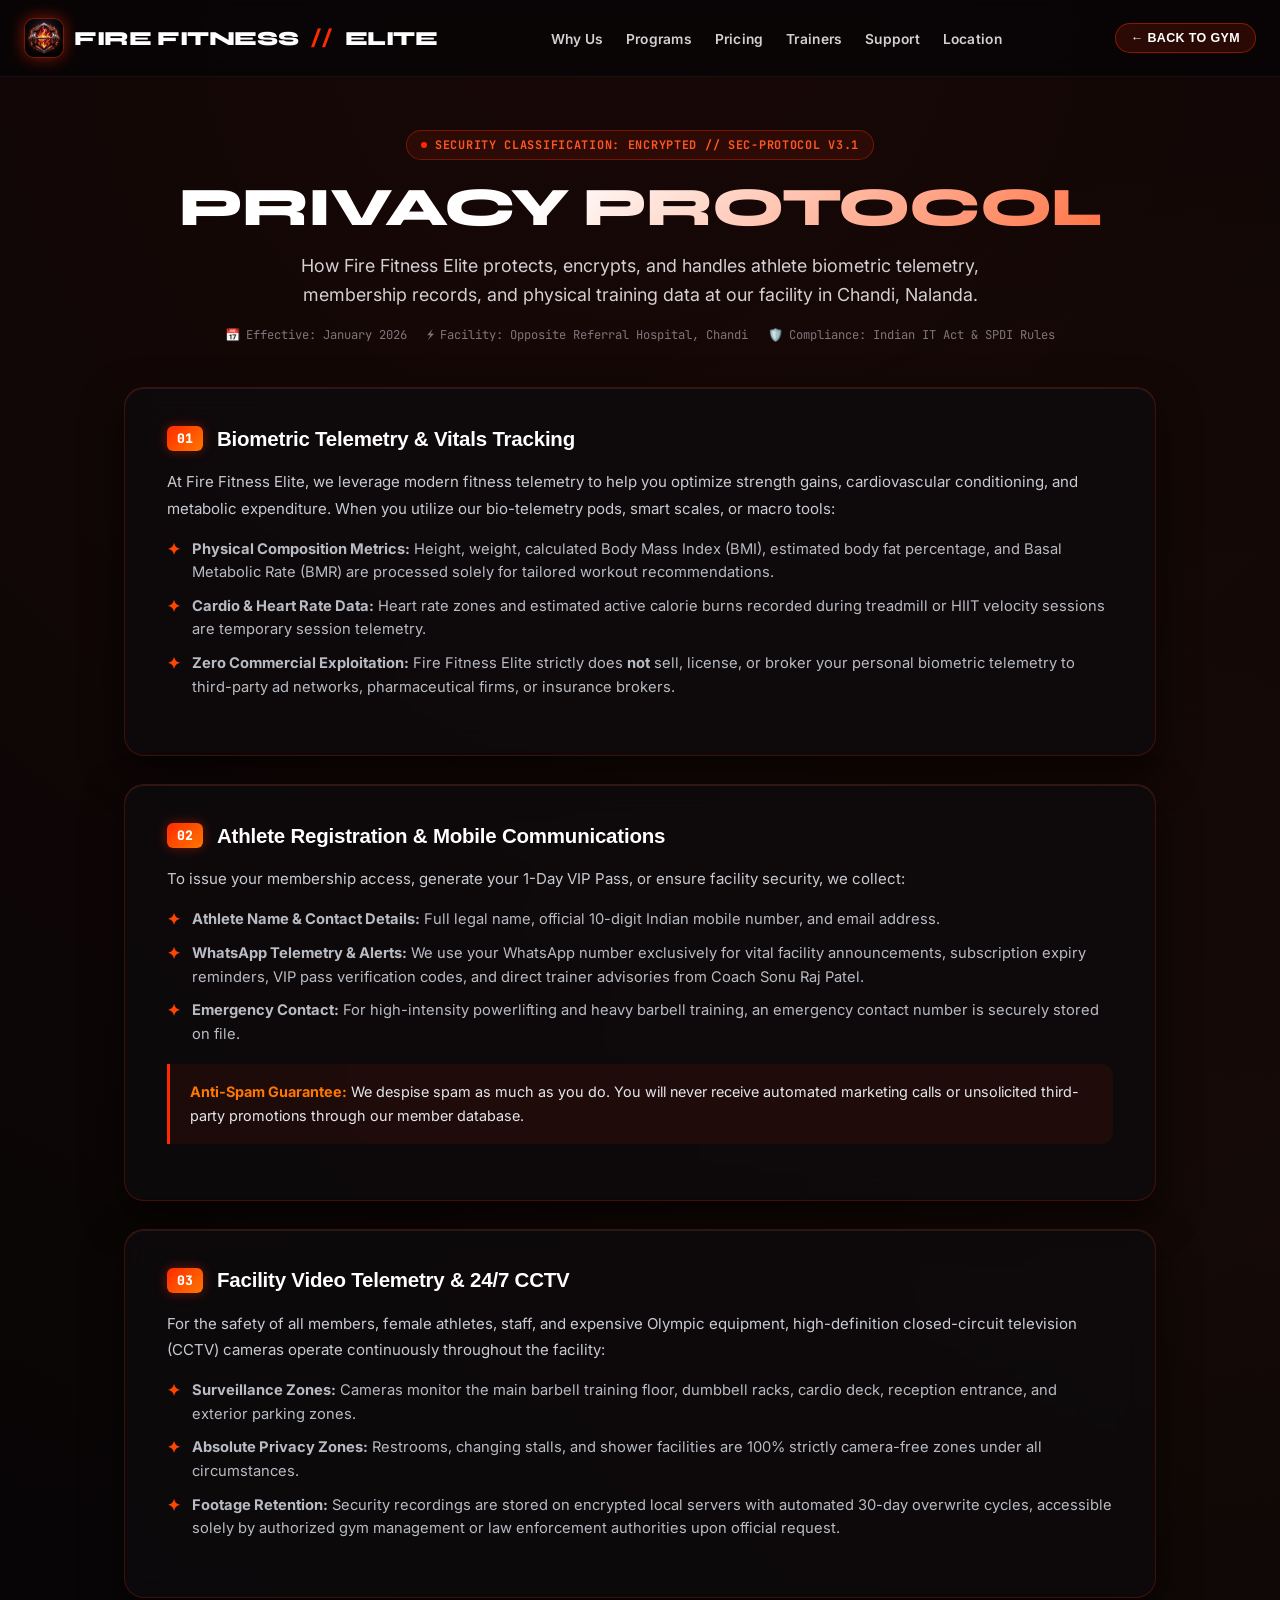
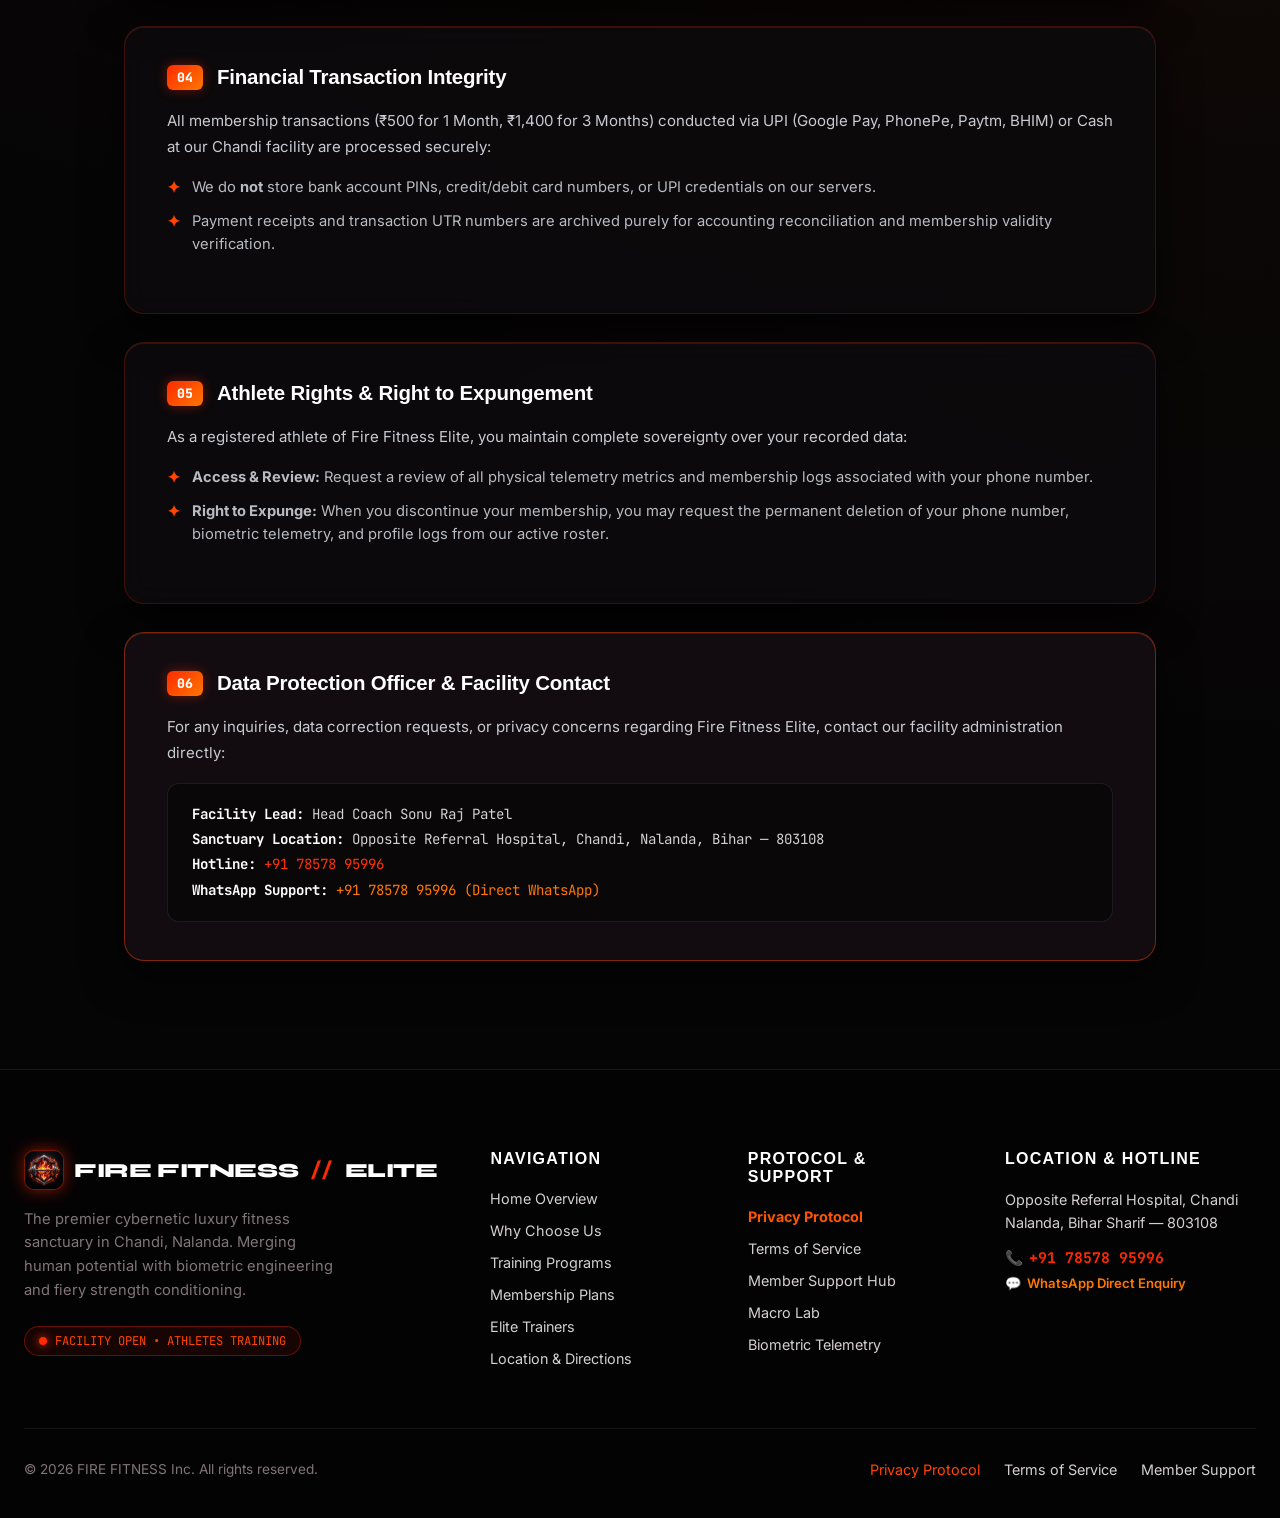
<file: privacy.html>
<!DOCTYPE html>
<html lang="en">
<head>
  <meta charset="UTF-8">
  <meta name="viewport" content="width=device-width, initial-scale=1.0">
  <title>Privacy Protocol // FIRE FITNESS ELITE — Chandi, Nalanda</title>
  <meta name="description" content="Fire Fitness Elite Privacy Protocol. Discover how we protect your biometric telemetry, personal membership records, and physical wellness data in Chandi, Nalanda.">

  <!-- Favicon -->
  <link rel="icon" type="image/png" href="assets/images/fire_fitness_logo.png">

  <!-- Google Fonts Preconnect & Stylesheets -->
  <link rel="preconnect" href="https://fonts.googleapis.com">
  <link rel="preconnect" href="https://fonts.gstatic.com" crossorigin>
  <link href="https://fonts.googleapis.com/css2?family=Inter:wght@300;400;500;600;700&family=Space+Grotesk:wght@400;500;600;700&family=Syne:wght@700;800;900&family=JetBrains+Mono:wght@400;500;700&display=swap" rel="stylesheet">

  <!-- Master Stylesheet -->
  <link rel="stylesheet" href="styles.css">
</head>
<body>
  <!-- Cybernetic Grid & Ambient Glows -->
  <div class="cyber-grid-overlay" aria-hidden="true"></div>
  <div class="glow-orb glow-orb-1" aria-hidden="true"></div>
  <div class="glow-orb glow-orb-2" aria-hidden="true"></div>

  <!-- Header Navigation -->
  <header class="site-header">
    <div class="container nav-wrap">
      <a href="index.html" class="brand-logo" id="nav-brand-link">
        <div class="brand-logo-icon">
          <img src="assets/images/fire_fitness_logo.png" alt="Fire Fitness Official Logo" class="brand-logo-img">
        </div>
        <span>FIRE FITNESS<span class="text-lime font-mono"> // </span>ELITE</span>
      </a>

      <nav>
        <ul class="nav-links">
          <li><a href="index.html#why-us" class="nav-link">Why Us</a></li>
          <li><a href="index.html#programs" class="nav-link">Programs</a></li>
          <li><a href="index.html#pricing" class="nav-link">Pricing</a></li>
          <li><a href="index.html#trainers" class="nav-link">Trainers</a></li>
          <li><a href="support.html" class="nav-link">Support</a></li>
          <li><a href="index.html#location" class="nav-link">Location</a></li>
        </ul>
      </nav>

      <div class="nav-actions">
        <a href="index.html" class="btn-back-gym">
          ← BACK TO GYM
        </a>
      </div>
    </div>
  </header>

  <!-- Main Legal Container -->
  <main class="legal-page-wrap">
    <div class="legal-hero">
      <div class="legal-badge">
        <span class="sfx-pulse-dot"></span>
        SECURITY CLASSIFICATION: ENCRYPTED // SEC-PROTOCOL v3.1
      </div>
      <h1 class="legal-title">PRIVACY PROTOCOL</h1>
      <p class="legal-subtitle">
        How Fire Fitness Elite protects, encrypts, and handles athlete biometric telemetry, membership records, and physical training data at our facility in Chandi, Nalanda.
      </p>
      <div class="legal-meta-bar">
        <span class="legal-meta-item"><span>📅</span> Effective: January 2026</span>
        <span class="legal-meta-item"><span>⚡</span> Facility: Opposite Referral Hospital, Chandi</span>
        <span class="legal-meta-item"><span>🛡️</span> Compliance: Indian IT Act &amp; SPDI Rules</span>
      </div>
    </div>

    <!-- Clause 1: Biometric Telemetry -->
    <section class="legal-card">
      <div class="legal-clause-header">
        <span class="clause-number">01</span>
        <h2 class="clause-title">Biometric Telemetry &amp; Vitals Tracking</h2>
      </div>
      <p class="legal-text">
        At Fire Fitness Elite, we leverage modern fitness telemetry to help you optimize strength gains, cardiovascular conditioning, and metabolic expenditure. When you utilize our bio-telemetry pods, smart scales, or macro tools:
      </p>
      <ul class="legal-list">
        <li class="legal-list-item">
          <span class="legal-list-bullet">✦</span>
          <span><strong>Physical Composition Metrics:</strong> Height, weight, calculated Body Mass Index (BMI), estimated body fat percentage, and Basal Metabolic Rate (BMR) are processed solely for tailored workout recommendations.</span>
        </li>
        <li class="legal-list-item">
          <span class="legal-list-bullet">✦</span>
          <span><strong>Cardio &amp; Heart Rate Data:</strong> Heart rate zones and estimated active calorie burns recorded during treadmill or HIIT velocity sessions are temporary session telemetry.</span>
        </li>
        <li class="legal-list-item">
          <span class="legal-list-bullet">✦</span>
          <span><strong>Zero Commercial Exploitation:</strong> Fire Fitness Elite strictly does <strong>not</strong> sell, license, or broker your personal biometric telemetry to third-party ad networks, pharmaceutical firms, or insurance brokers.</span>
        </li>
      </ul>
    </section>

    <!-- Clause 2: Personal Identity & Mobile Records -->
    <section class="legal-card">
      <div class="legal-clause-header">
        <span class="clause-number">02</span>
        <h2 class="clause-title">Athlete Registration &amp; Mobile Communications</h2>
      </div>
      <p class="legal-text">
        To issue your membership access, generate your 1-Day VIP Pass, or ensure facility security, we collect:
      </p>
      <ul class="legal-list">
        <li class="legal-list-item">
          <span class="legal-list-bullet">✦</span>
          <span><strong>Athlete Name &amp; Contact Details:</strong> Full legal name, official 10-digit Indian mobile number, and email address.</span>
        </li>
        <li class="legal-list-item">
          <span class="legal-list-bullet">✦</span>
          <span><strong>WhatsApp Telemetry &amp; Alerts:</strong> We use your WhatsApp number exclusively for vital facility announcements, subscription expiry reminders, VIP pass verification codes, and direct trainer advisories from Coach Sonu Raj Patel.</span>
        </li>
        <li class="legal-list-item">
          <span class="legal-list-bullet">✦</span>
          <span><strong>Emergency Contact:</strong> For high-intensity powerlifting and heavy barbell training, an emergency contact number is securely stored on file.</span>
        </li>
      </ul>
      <div class="legal-callout-box">
        <strong>Anti-Spam Guarantee:</strong> We despise spam as much as you do. You will never receive automated marketing calls or unsolicited third-party promotions through our member database.
      </div>
    </section>

    <!-- Clause 3: 24/7 CCTV Security Surveillance -->
    <section class="legal-card">
      <div class="legal-clause-header">
        <span class="clause-number">03</span>
        <h2 class="clause-title">Facility Video Telemetry &amp; 24/7 CCTV</h2>
      </div>
      <p class="legal-text">
        For the safety of all members, female athletes, staff, and expensive Olympic equipment, high-definition closed-circuit television (CCTV) cameras operate continuously throughout the facility:
      </p>
      <ul class="legal-list">
        <li class="legal-list-item">
          <span class="legal-list-bullet">✦</span>
          <span><strong>Surveillance Zones:</strong> Cameras monitor the main barbell training floor, dumbbell racks, cardio deck, reception entrance, and exterior parking zones.</span>
        </li>
        <li class="legal-list-item">
          <span class="legal-list-bullet">✦</span>
          <span><strong>Absolute Privacy Zones:</strong> Restrooms, changing stalls, and shower facilities are 100% strictly camera-free zones under all circumstances.</span>
        </li>
        <li class="legal-list-item">
          <span class="legal-list-bullet">✦</span>
          <span><strong>Footage Retention:</strong> Security recordings are stored on encrypted local servers with automated 30-day overwrite cycles, accessible solely by authorized gym management or law enforcement authorities upon official request.</span>
        </li>
      </ul>
    </section>

    <!-- Clause 4: Payment Integrity -->
    <section class="legal-card">
      <div class="legal-clause-header">
        <span class="clause-number">04</span>
        <h2 class="clause-title">Financial Transaction Integrity</h2>
      </div>
      <p class="legal-text">
        All membership transactions (₹500 for 1 Month, ₹1,400 for 3 Months) conducted via UPI (Google Pay, PhonePe, Paytm, BHIM) or Cash at our Chandi facility are processed securely:
      </p>
      <ul class="legal-list">
        <li class="legal-list-item">
          <span class="legal-list-bullet">✦</span>
          <span>We do <strong>not</strong> store bank account PINs, credit/debit card numbers, or UPI credentials on our servers.</span>
        </li>
        <li class="legal-list-item">
          <span class="legal-list-bullet">✦</span>
          <span>Payment receipts and transaction UTR numbers are archived purely for accounting reconciliation and membership validity verification.</span>
        </li>
      </ul>
    </section>

    <!-- Clause 5: Athlete Rights & Data Expungement -->
    <section class="legal-card">
      <div class="legal-clause-header">
        <span class="clause-number">05</span>
        <h2 class="clause-title">Athlete Rights &amp; Right to Expungement</h2>
      </div>
      <p class="legal-text">
        As a registered athlete of Fire Fitness Elite, you maintain complete sovereignty over your recorded data:
      </p>
      <ul class="legal-list">
        <li class="legal-list-item">
          <span class="legal-list-bullet">✦</span>
          <span><strong>Access &amp; Review:</strong> Request a review of all physical telemetry metrics and membership logs associated with your phone number.</span>
        </li>
        <li class="legal-list-item">
          <span class="legal-list-bullet">✦</span>
          <span><strong>Right to Expunge:</strong> When you discontinue your membership, you may request the permanent deletion of your phone number, biometric telemetry, and profile logs from our active roster.</span>
        </li>
      </ul>
    </section>

    <!-- Clause 6: Data Protection Officer -->
    <section class="legal-card" style="border-color: rgba(255, 68, 0, 0.45); background: rgba(20, 14, 18, 0.9);">
      <div class="legal-clause-header">
        <span class="clause-number">06</span>
        <h2 class="clause-title">Data Protection Officer &amp; Facility Contact</h2>
      </div>
      <p class="legal-text">
        For any inquiries, data correction requests, or privacy concerns regarding Fire Fitness Elite, contact our facility administration directly:
      </p>
      <div style="background: rgba(0,0,0,0.4); padding: 18px 24px; border-radius: 12px; border: 1px solid rgba(255,255,255,0.08); font-family: var(--font-mono); font-size: 0.88rem; line-height: 1.8;">
        <div><strong style="color: #ffffff;">Facility Lead:</strong> Head Coach Sonu Raj Patel</div>
        <div><strong style="color: #ffffff;">Sanctuary Location:</strong> Opposite Referral Hospital, Chandi, Nalanda, Bihar — 803108</div>
        <div><strong style="color: #ffffff;">Hotline:</strong> <a href="tel:+917857895996" style="color: #ff3300; text-decoration: none;">+91 78578 95996</a></div>
        <div><strong style="color: #ffffff;">WhatsApp Support:</strong> <a href="https://wa.me/917857895996?text=Hi%20Coach%20Sonu%2C%20I%20have%20a%20privacy%20inquiry%20regarding%20Fire%20Fitness" target="_blank" rel="noopener noreferrer" style="color: #ff7700; text-decoration: none;">+91 78578 95996 (Direct WhatsApp)</a></div>
      </div>
    </section>
  </main>

  <!-- Site Footer -->
  <footer class="site-footer">
    <div class="container">
      <div class="footer-grid">
        <div>
          <a href="index.html" class="brand-logo" style="margin-bottom: 16px;">
            <div class="brand-logo-icon">
              <img src="assets/images/fire_fitness_logo.png" alt="Fire Fitness Official Logo" class="brand-logo-img">
            </div>
            <span>FIRE FITNESS<span class="text-lime font-mono"> // </span>ELITE</span>
          </a>
          <p class="footer-brand-desc">
            The premier cybernetic luxury fitness sanctuary in Chandi, Nalanda. Merging human potential with biometric engineering and fiery strength conditioning.
          </p>
          <div class="footer-live-status">
            <span class="active-pulse-dot"></span>
            <span>FACILITY OPEN • ATHLETES TRAINING</span>
          </div>
        </div>

        <div>
          <h4 class="footer-heading">NAVIGATION</h4>
          <ul class="footer-links-list">
            <li><a href="index.html#hero" class="footer-link">Home Overview</a></li>
            <li><a href="index.html#why-us" class="footer-link">Why Choose Us</a></li>
            <li><a href="index.html#programs" class="footer-link">Training Programs</a></li>
            <li><a href="index.html#pricing" class="footer-link">Membership Plans</a></li>
            <li><a href="index.html#trainers" class="footer-link">Elite Trainers</a></li>
            <li><a href="index.html#location" class="footer-link">Location &amp; Directions</a></li>
          </ul>
        </div>

        <div>
          <h4 class="footer-heading">PROTOCOL &amp; SUPPORT</h4>
          <ul class="footer-links-list">
            <li><a href="privacy.html" class="footer-link" style="color: #ff5500; font-weight: 700;">Privacy Protocol</a></li>
            <li><a href="terms.html" class="footer-link">Terms of Service</a></li>
            <li><a href="support.html" class="footer-link">Member Support Hub</a></li>
            <li><a href="index.html#calculator" class="footer-link">Macro Lab</a></li>
            <li><a href="index.html#biometrics" class="footer-link">Biometric Telemetry</a></li>
          </ul>
        </div>

        <div>
          <h4 class="footer-heading">LOCATION &amp; HOTLINE</h4>
          <p style="font-size: 0.9rem; color: #d4cfd2; line-height: 1.6; margin-bottom: 14px;">
            Opposite Referral Hospital, Chandi<br>
            Nalanda, Bihar Sharif — 803108
          </p>
          <p style="font-family: var(--font-mono); font-size: 0.92rem; margin-bottom: 8px;">
            <a href="tel:+917857895996" style="color: #ff2a00; text-decoration: none; font-weight: 700; display: inline-flex; align-items: center; gap: 6px;">
              <span>📞</span> +91 78578 95996
            </a>
          </p>
          <p style="font-size: 0.82rem;">
            <a href="https://wa.me/917857895996?text=Hi%20Fire%20Fitness%2C%20I%20have%20a%20question" target="_blank" rel="noopener noreferrer" style="color: #ff7700; text-decoration: none; display: inline-flex; align-items: center; gap: 6px; font-weight: 600;">
              <span>💬</span> WhatsApp Direct Enquiry
            </a>
          </p>
        </div>
      </div>

      <div class="footer-bottom-bar">
        <div>
          &copy; 2026 FIRE FITNESS Inc. All rights reserved.
        </div>
        <div style="display: flex; gap: 24px;">
          <a href="privacy.html" class="footer-link" style="color: #ff4500;">Privacy Protocol</a>
          <a href="terms.html" class="footer-link">Terms of Service</a>
          <a href="support.html" class="footer-link">Member Support</a>
        </div>
      </div>
    </div>
  </footer>
</body>
</html>
</file>
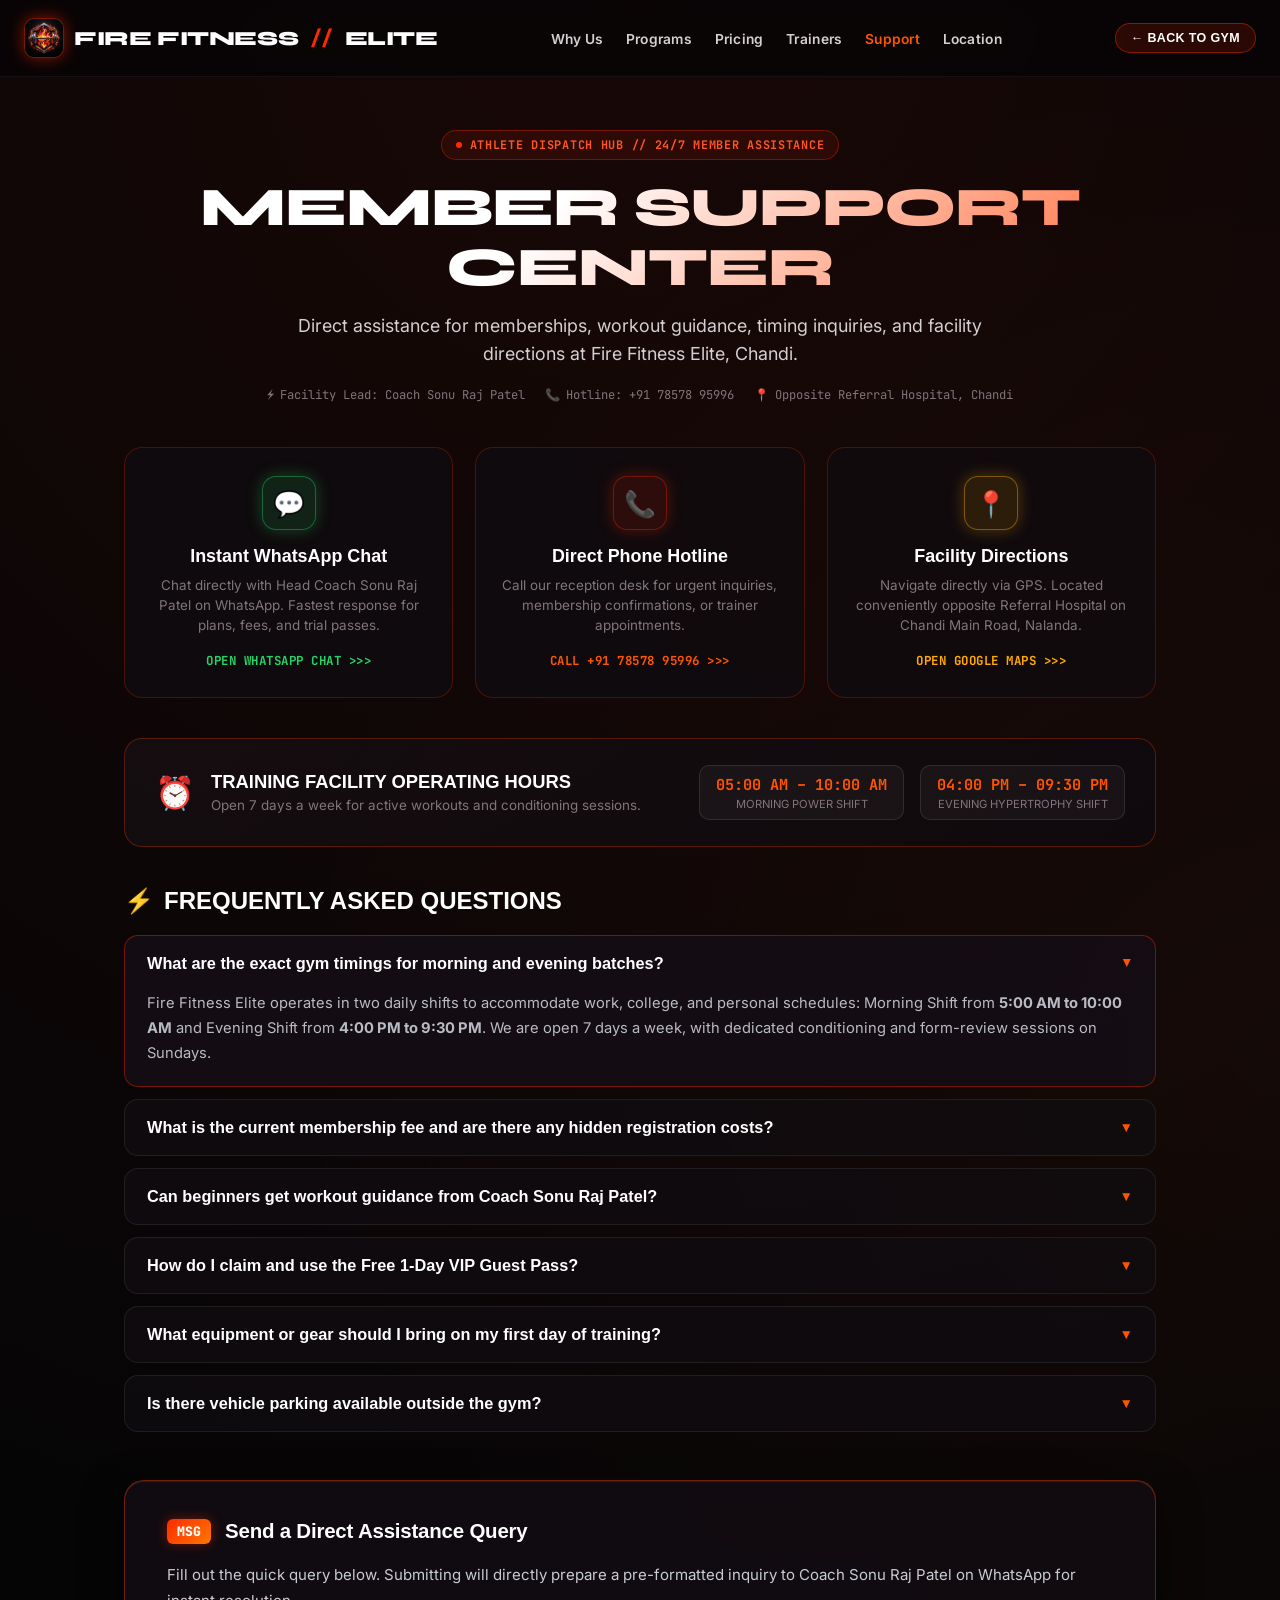
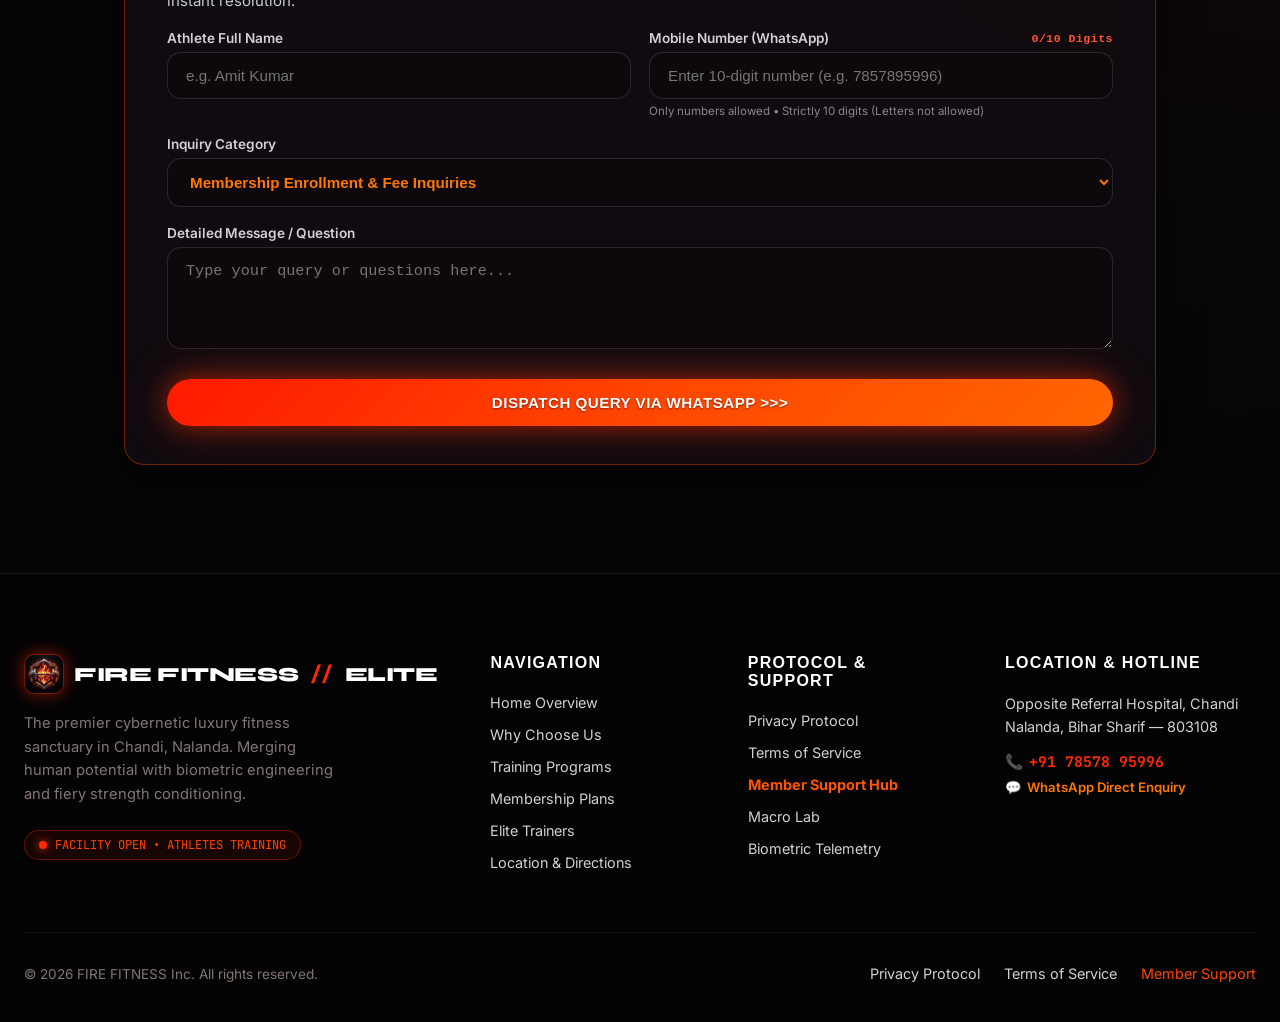
<file: support.html>
<!DOCTYPE html>
<html lang="en">
<head>
  <meta charset="UTF-8">
  <meta name="viewport" content="width=device-width, initial-scale=1.0">
  <title>Member Support Center // FIRE FITNESS ELITE — Chandi, Nalanda</title>
  <meta name="description" content="Fire Fitness Elite Member Support Hub. Contact Coach Sonu Raj Patel via WhatsApp, check gym timings, explore FAQs, or submit assistance queries in Chandi, Nalanda.">

  <!-- Favicon -->
  <link rel="icon" type="image/png" href="assets/images/fire_fitness_logo.png">

  <!-- Google Fonts Preconnect & Stylesheets -->
  <link rel="preconnect" href="https://fonts.googleapis.com">
  <link rel="preconnect" href="https://fonts.gstatic.com" crossorigin>
  <link href="https://fonts.googleapis.com/css2?family=Inter:wght@300;400;500;600;700&family=Space+Grotesk:wght@400;500;600;700&family=Syne:wght@700;800;900&family=JetBrains+Mono:wght@400;500;700&display=swap" rel="stylesheet">

  <!-- Master Stylesheet -->
  <link rel="stylesheet" href="styles.css">
</head>
<body>
  <!-- Cybernetic Grid & Ambient Glows -->
  <div class="cyber-grid-overlay" aria-hidden="true"></div>
  <div class="glow-orb glow-orb-1" aria-hidden="true"></div>
  <div class="glow-orb glow-orb-2" aria-hidden="true"></div>

  <!-- Header Navigation -->
  <header class="site-header">
    <div class="container nav-wrap">
      <a href="index.html" class="brand-logo" id="nav-brand-link">
        <div class="brand-logo-icon">
          <img src="assets/images/fire_fitness_logo.png" alt="Fire Fitness Official Logo" class="brand-logo-img">
        </div>
        <span>FIRE FITNESS<span class="text-lime font-mono"> // </span>ELITE</span>
      </a>

      <nav>
        <ul class="nav-links">
          <li><a href="index.html#why-us" class="nav-link">Why Us</a></li>
          <li><a href="index.html#programs" class="nav-link">Programs</a></li>
          <li><a href="index.html#pricing" class="nav-link">Pricing</a></li>
          <li><a href="index.html#trainers" class="nav-link">Trainers</a></li>
          <li><a href="support.html" class="nav-link active" style="color: #ff5500;">Support</a></li>
          <li><a href="index.html#location" class="nav-link">Location</a></li>
        </ul>
      </nav>

      <div class="nav-actions">
        <a href="index.html" class="btn-back-gym">
          ← BACK TO GYM
        </a>
      </div>
    </div>
  </header>

  <!-- Main Support Container -->
  <main class="legal-page-wrap">
    <div class="legal-hero">
      <div class="legal-badge">
        <span class="sfx-pulse-dot"></span>
        ATHLETE DISPATCH HUB // 24/7 MEMBER ASSISTANCE
      </div>
      <h1 class="legal-title">MEMBER SUPPORT CENTER</h1>
      <p class="legal-subtitle">
        Direct assistance for memberships, workout guidance, timing inquiries, and facility directions at Fire Fitness Elite, Chandi.
      </p>
      <div class="legal-meta-bar">
        <span class="legal-meta-item"><span>⚡</span> Facility Lead: Coach Sonu Raj Patel</span>
        <span class="legal-meta-item"><span>📞</span> Hotline: +91 78578 95996</span>
        <span class="legal-meta-item"><span>📍</span> Opposite Referral Hospital, Chandi</span>
      </div>
    </div>

    <!-- Quick Dispatch Grid (3 Action Cards) -->
    <div class="support-dispatch-grid">
      <!-- Card 1: WhatsApp Support -->
      <a href="https://wa.me/917857895996?text=Hi%20Coach%20Sonu%2C%20I%20need%20member%20support%20regarding%20Fire%20Fitness%20Elite" target="_blank" rel="noopener noreferrer" class="support-dispatch-card">
        <div class="support-icon-badge" style="background: rgba(37, 211, 102, 0.12); border-color: rgba(37, 211, 102, 0.4); box-shadow: 0 0 16px rgba(37, 211, 102, 0.3);">
          💬
        </div>
        <h3 class="support-card-title">Instant WhatsApp Chat</h3>
        <p class="support-card-desc">
          Chat directly with Head Coach Sonu Raj Patel on WhatsApp. Fastest response for plans, fees, and trial passes.
        </p>
        <span class="support-card-action" style="color: #25d366;">
          Open WhatsApp Chat &gt;&gt;&gt;
        </span>
      </a>

      <!-- Card 2: Phone Hotline -->
      <a href="tel:+917857895996" class="support-dispatch-card">
        <div class="support-icon-badge">
          📞
        </div>
        <h3 class="support-card-title">Direct Phone Hotline</h3>
        <p class="support-card-desc">
          Call our reception desk for urgent inquiries, membership confirmations, or trainer appointments.
        </p>
        <span class="support-card-action">
          Call +91 78578 95996 &gt;&gt;&gt;
        </span>
      </a>

      <!-- Card 3: Google Maps Navigation -->
      <a href="https://maps.google.com/?q=Opposite+Referral+Hospital,+Chandi,+Nalanda,+Bihar+803108" target="_blank" rel="noopener noreferrer" class="support-dispatch-card">
        <div class="support-icon-badge" style="background: rgba(255, 170, 0, 0.12); border-color: rgba(255, 170, 0, 0.4); box-shadow: 0 0 16px rgba(255, 170, 0, 0.3);">
          📍
        </div>
        <h3 class="support-card-title">Facility Directions</h3>
        <p class="support-card-desc">
          Navigate directly via GPS. Located conveniently opposite Referral Hospital on Chandi Main Road, Nalanda.
        </p>
        <span class="support-card-action" style="color: #ffaa00;">
          Open Google Maps &gt;&gt;&gt;
        </span>
      </a>
    </div>

    <!-- Facility Operating Hours Banner -->
    <div class="hours-banner">
      <div class="hours-info-left">
        <div class="hours-icon">⏰</div>
        <div>
          <h3 class="hours-title">TRAINING FACILITY OPERATING HOURS</h3>
          <p class="hours-subtitle">Open 7 days a week for active workouts and conditioning sessions.</p>
        </div>
      </div>
      <div class="hours-slots">
        <div class="hours-slot-item">
          <div class="hours-slot-time">05:00 AM – 10:00 AM</div>
          <div class="hours-slot-label">Morning Power Shift</div>
        </div>
        <div class="hours-slot-item">
          <div class="hours-slot-time">04:00 PM – 09:30 PM</div>
          <div class="hours-slot-label">Evening Hypertrophy Shift</div>
        </div>
      </div>
    </div>

    <!-- Interactive FAQ Section -->
    <section class="faq-wrap">
      <h2 class="faq-section-title">
        <span>⚡</span> FREQUENTLY ASKED QUESTIONS
      </h2>
      <div class="faq-list" id="faq-accordion-list">
        <!-- FAQ 1 -->
        <div class="faq-item is-active">
          <button class="faq-trigger" aria-expanded="true">
            <span>What are the exact gym timings for morning and evening batches?</span>
            <span class="faq-chevron">▲</span>
          </button>
          <div class="faq-content">
            Fire Fitness Elite operates in two daily shifts to accommodate work, college, and personal schedules: Morning Shift from <strong>5:00 AM to 10:00 AM</strong> and Evening Shift from <strong>4:00 PM to 9:30 PM</strong>. We are open 7 days a week, with dedicated conditioning and form-review sessions on Sundays.
          </div>
        </div>

        <!-- FAQ 2 -->
        <div class="faq-item">
          <button class="faq-trigger" aria-expanded="false">
            <span>What is the current membership fee and are there any hidden registration costs?</span>
            <span class="faq-chevron">▼</span>
          </button>
          <div class="faq-content">
            Our membership pricing is 100% transparent: <strong>₹500 for 1 Month</strong> and <strong>₹1,400 for 3 Months</strong> (saving ₹100). There are strictly zero hidden admission charges, zero annual maintenance fees, and zero equipment usage surcharges.
          </div>
        </div>

        <!-- FAQ 3 -->
        <div class="faq-item">
          <button class="faq-trigger" aria-expanded="false">
            <span>Can beginners get workout guidance from Coach Sonu Raj Patel?</span>
            <span class="faq-chevron">▼</span>
          </button>
          <div class="faq-content">
            Absolutely! Whether you are picking up a barbell for the very first time or looking to break strength plateaus, Head Coach Sonu Raj Patel provides personal form guidance, posture corrections, warm-up protocols, and dietary macro recommendations for every enrolled member.
          </div>
        </div>

        <!-- FAQ 4 -->
        <div class="faq-item">
          <button class="faq-trigger" aria-expanded="false">
            <span>How do I claim and use the Free 1-Day VIP Guest Pass?</span>
            <span class="faq-chevron">▼</span>
          </button>
          <div class="faq-content">
            Simply click on <strong>CLAIM VIP PASS</strong> on our homepage, enter your name and 10-digit mobile number. When you visit the gym in Chandi, show your confirmation message at the front desk for complimentary full-facility access, including all strength machines, dumbbells, and cardio equipment.
          </div>
        </div>

        <!-- FAQ 5 -->
        <div class="faq-item">
          <button class="faq-trigger" aria-expanded="false">
            <span>What equipment or gear should I bring on my first day of training?</span>
            <span class="faq-chevron">▼</span>
          </button>
          <div class="faq-content">
            Please bring: 1) A clean pair of indoor training sneakers (street footwear with dirt/mud is not allowed on the rubber floor), 2) A workout sweat towel to wipe down equipment, 3) A personal water bottle, and 4) Comfortable athletic gym wear (t-shirt and track pants or shorts).
          </div>
        </div>

        <!-- FAQ 6 -->
        <div class="faq-item">
          <button class="faq-trigger" aria-expanded="false">
            <span>Is there vehicle parking available outside the gym?</span>
            <span class="faq-chevron">▼</span>
          </button>
          <div class="faq-content">
            Yes! We have dedicated, spacious parking directly in front of the building opposite Referral Hospital on Chandi Main Road. The parking zone is covered by 24/7 high-definition security CCTV cameras for the safety of your motorcycle, scooter, or car.
          </div>
        </div>
      </div>
    </section>

    <!-- Support Query Dispatch Form -->
    <section class="legal-card" style="background: rgba(18, 13, 18, 0.9); border-color: rgba(255, 60, 0, 0.4);">
      <div class="legal-clause-header">
        <span class="clause-number">MSG</span>
        <h2 class="clause-title">Send a Direct Assistance Query</h2>
      </div>
      <p class="legal-text">
        Fill out the quick query below. Submitting will directly prepare a pre-formatted inquiry to Coach Sonu Raj Patel on WhatsApp for instant resolution.
      </p>

      <form id="support-query-form">
        <div class="support-form-grid">
          <div class="modal-form-group">
            <label class="modal-form-label" for="support-name">Athlete Full Name</label>
            <input type="text" id="support-name" class="modal-form-input" placeholder="e.g. Amit Kumar" required>
          </div>

          <div class="modal-form-group">
            <div style="display: flex; justify-content: space-between; align-items: center; margin-bottom: 6px;">
              <label class="modal-form-label" for="support-phone" style="margin-bottom: 0;">Mobile Number (WhatsApp)</label>
              <span id="support-phone-digit-badge" style="font-size: 0.72rem; font-weight: 700; color: #ff5533; font-family: monospace; letter-spacing: 0.5px;">0/10 Digits</span>
            </div>
            <input 
              type="tel" 
              id="support-phone" 
              class="modal-form-input" 
              placeholder="Enter 10-digit number (e.g. 7857895996)" 
              maxlength="10" 
              minlength="10" 
              inputmode="numeric" 
              pattern="[0-9]{10}" 
              title="Kripya exact 10 digit ka mobile number dalein" 
              autocomplete="tel" 
              required>
            <div style="font-size: 0.72rem; color: #888888; margin-top: 5px;">
              <span>Only numbers allowed • Strictly 10 digits (Letters not allowed)</span>
            </div>
          </div>
        </div>

        <div class="modal-form-group">
          <label class="modal-form-label" for="support-category">Inquiry Category</label>
          <select id="support-category" class="modal-form-input" style="cursor: pointer; color: #ff7700; font-weight: 700;">
            <option value="Membership & Fee Inquiries">Membership Enrollment &amp; Fee Inquiries</option>
            <option value="Personal Training Guidance">Personal Training &amp; Workout Guidance</option>
            <option value="Timings & Batch Details">Gym Timings &amp; Batch Availability</option>
            <option value="Facility Feedback & Equipment">Facility Feedback &amp; Equipment Query</option>
            <option value="VIP Guest Pass Assistance">VIP Guest Pass Assistance</option>
          </select>
        </div>

        <div class="modal-form-group">
          <label class="modal-form-label" for="support-message">Detailed Message / Question</label>
          <textarea id="support-message" class="modal-form-input" rows="4" placeholder="Type your query or questions here..." style="resize: vertical;" required></textarea>
        </div>

        <button type="submit" class="btn-neon" style="width: 100%; padding: 15px; margin-top: 8px;">
          DISPATCH QUERY VIA WHATSAPP &gt;&gt;&gt;
        </button>
      </form>
    </section>
  </main>

  <!-- Site Footer -->
  <footer class="site-footer">
    <div class="container">
      <div class="footer-grid">
        <div>
          <a href="index.html" class="brand-logo" style="margin-bottom: 16px;">
            <div class="brand-logo-icon">
              <img src="assets/images/fire_fitness_logo.png" alt="Fire Fitness Official Logo" class="brand-logo-img">
            </div>
            <span>FIRE FITNESS<span class="text-lime font-mono"> // </span>ELITE</span>
          </a>
          <p class="footer-brand-desc">
            The premier cybernetic luxury fitness sanctuary in Chandi, Nalanda. Merging human potential with biometric engineering and fiery strength conditioning.
          </p>
          <div class="footer-live-status">
            <span class="active-pulse-dot"></span>
            <span>FACILITY OPEN • ATHLETES TRAINING</span>
          </div>
        </div>

        <div>
          <h4 class="footer-heading">NAVIGATION</h4>
          <ul class="footer-links-list">
            <li><a href="index.html#hero" class="footer-link">Home Overview</a></li>
            <li><a href="index.html#why-us" class="footer-link">Why Choose Us</a></li>
            <li><a href="index.html#programs" class="footer-link">Training Programs</a></li>
            <li><a href="index.html#pricing" class="footer-link">Membership Plans</a></li>
            <li><a href="index.html#trainers" class="footer-link">Elite Trainers</a></li>
            <li><a href="index.html#location" class="footer-link">Location &amp; Directions</a></li>
          </ul>
        </div>

        <div>
          <h4 class="footer-heading">PROTOCOL &amp; SUPPORT</h4>
          <ul class="footer-links-list">
            <li><a href="privacy.html" class="footer-link">Privacy Protocol</a></li>
            <li><a href="terms.html" class="footer-link">Terms of Service</a></li>
            <li><a href="support.html" class="footer-link" style="color: #ff5500; font-weight: 700;">Member Support Hub</a></li>
            <li><a href="index.html#calculator" class="footer-link">Macro Lab</a></li>
            <li><a href="index.html#biometrics" class="footer-link">Biometric Telemetry</a></li>
          </ul>
        </div>

        <div>
          <h4 class="footer-heading">LOCATION &amp; HOTLINE</h4>
          <p style="font-size: 0.9rem; color: #d4cfd2; line-height: 1.6; margin-bottom: 14px;">
            Opposite Referral Hospital, Chandi<br>
            Nalanda, Bihar Sharif — 803108
          </p>
          <p style="font-family: var(--font-mono); font-size: 0.92rem; margin-bottom: 8px;">
            <a href="tel:+917857895996" style="color: #ff2a00; text-decoration: none; font-weight: 700; display: inline-flex; align-items: center; gap: 6px;">
              <span>📞</span> +91 78578 95996
            </a>
          </p>
          <p style="font-size: 0.82rem;">
            <a href="https://wa.me/917857895996?text=Hi%20Fire%20Fitness%2C%20I%20have%20a%20support%20request" target="_blank" rel="noopener noreferrer" style="color: #ff7700; text-decoration: none; display: inline-flex; align-items: center; gap: 6px; font-weight: 600;">
              <span>💬</span> WhatsApp Direct Enquiry
            </a>
          </p>
        </div>
      </div>

      <div class="footer-bottom-bar">
        <div>
          &copy; 2026 FIRE FITNESS Inc. All rights reserved.
        </div>
        <div style="display: flex; gap: 24px;">
          <a href="privacy.html" class="footer-link">Privacy Protocol</a>
          <a href="terms.html" class="footer-link">Terms of Service</a>
          <a href="support.html" class="footer-link" style="color: #ff4500;">Member Support</a>
        </div>
      </div>
    </div>
  </footer>

  <!-- Vanilla JavaScript for FAQ Accordion & Form Dispatch -->
  <script>
    document.addEventListener('DOMContentLoaded', () => {
      // FAQ Accordion Toggle
      const faqItems = document.querySelectorAll('.faq-item');
      faqItems.forEach(item => {
        const trigger = item.querySelector('.faq-trigger');
        const chevron = item.querySelector('.faq-chevron');
        trigger.addEventListener('click', () => {
          const isActive = item.classList.contains('is-active');
          // Close all other items
          faqItems.forEach(other => {
            other.classList.remove('is-active');
            const otherTrigger = other.querySelector('.faq-trigger');
            const otherChevron = other.querySelector('.faq-chevron');
            if (otherTrigger) otherTrigger.setAttribute('aria-expanded', 'false');
            if (otherChevron) otherChevron.textContent = '▼';
          });

          if (!isActive) {
            item.classList.add('is-active');
            trigger.setAttribute('aria-expanded', 'true');
            if (chevron) chevron.textContent = '▲';
          }
        });
      });

      // Strict 10-digit numeric restriction for support-phone (Blocks letters, symbols, spaces)
      const supportPhoneInput = document.getElementById('support-phone');
      const supportBadge = document.getElementById('support-phone-digit-badge');
      if (supportPhoneInput) {
        const syncSupportPhoneState = () => {
          supportPhoneInput.value = supportPhoneInput.value.replace(/\D/g, '').slice(0, 10);
          if (supportBadge) {
            supportBadge.textContent = `${supportPhoneInput.value.length}/10 Digits`;
            supportBadge.style.color = supportPhoneInput.value.length === 10 ? '#25d366' : '#ff5533';
          }
        };

        supportPhoneInput.addEventListener('input', syncSupportPhoneState);
        supportPhoneInput.addEventListener('paste', () => setTimeout(syncSupportPhoneState, 0));
        supportPhoneInput.addEventListener('keypress', (e) => {
          if (!/[0-9]/.test(e.key) && e.key !== 'Enter') {
            e.preventDefault();
          }
        });
        supportPhoneInput.addEventListener('keydown', (e) => {
          const allowedKeys = ['Backspace', 'Delete', 'ArrowLeft', 'ArrowRight', 'Tab', 'Enter'];
          if (supportPhoneInput.value.length >= 10 && !allowedKeys.includes(e.key) && !e.ctrlKey && !e.metaKey) {
            e.preventDefault();
          }
        });
      }

      // Support Query Form Handler
      const supportForm = document.getElementById('support-query-form');
      if (supportForm) {
        supportForm.addEventListener('submit', (e) => {
          e.preventDefault();
          const phoneRaw = supportPhoneInput?.value.trim() || '';
          const phoneDigits = phoneRaw.replace(/\D/g, '');

          if (phoneDigits.length !== 10) {
            alert('Kripya exact 10-digit mobile number enter karein (letters allow nahi hain)!');
            supportPhoneInput?.focus();
            return;
          }

          const name = document.getElementById('support-name').value.trim();
          const phone = phoneDigits;
          const category = document.getElementById('support-category').value;
          const message = document.getElementById('support-message').value.trim();

          const formattedText = `*FIRE FITNESS MEMBER SUPPORT QUERY*%0A` +
            `👤 *Athlete:* ${encodeURIComponent(name)}%0A` +
            `📱 *Phone:* ${encodeURIComponent(phone)}%0A` +
            `🏷️ *Category:* ${encodeURIComponent(category)}%0A` +
            `💬 *Message:* ${encodeURIComponent(message)}`;

          const whatsappUrl = `https://wa.me/917857895996?text=${formattedText}`;
          window.open(whatsappUrl, '_blank');
        });
      }
    });
  </script>
</body>
</html>
</file>
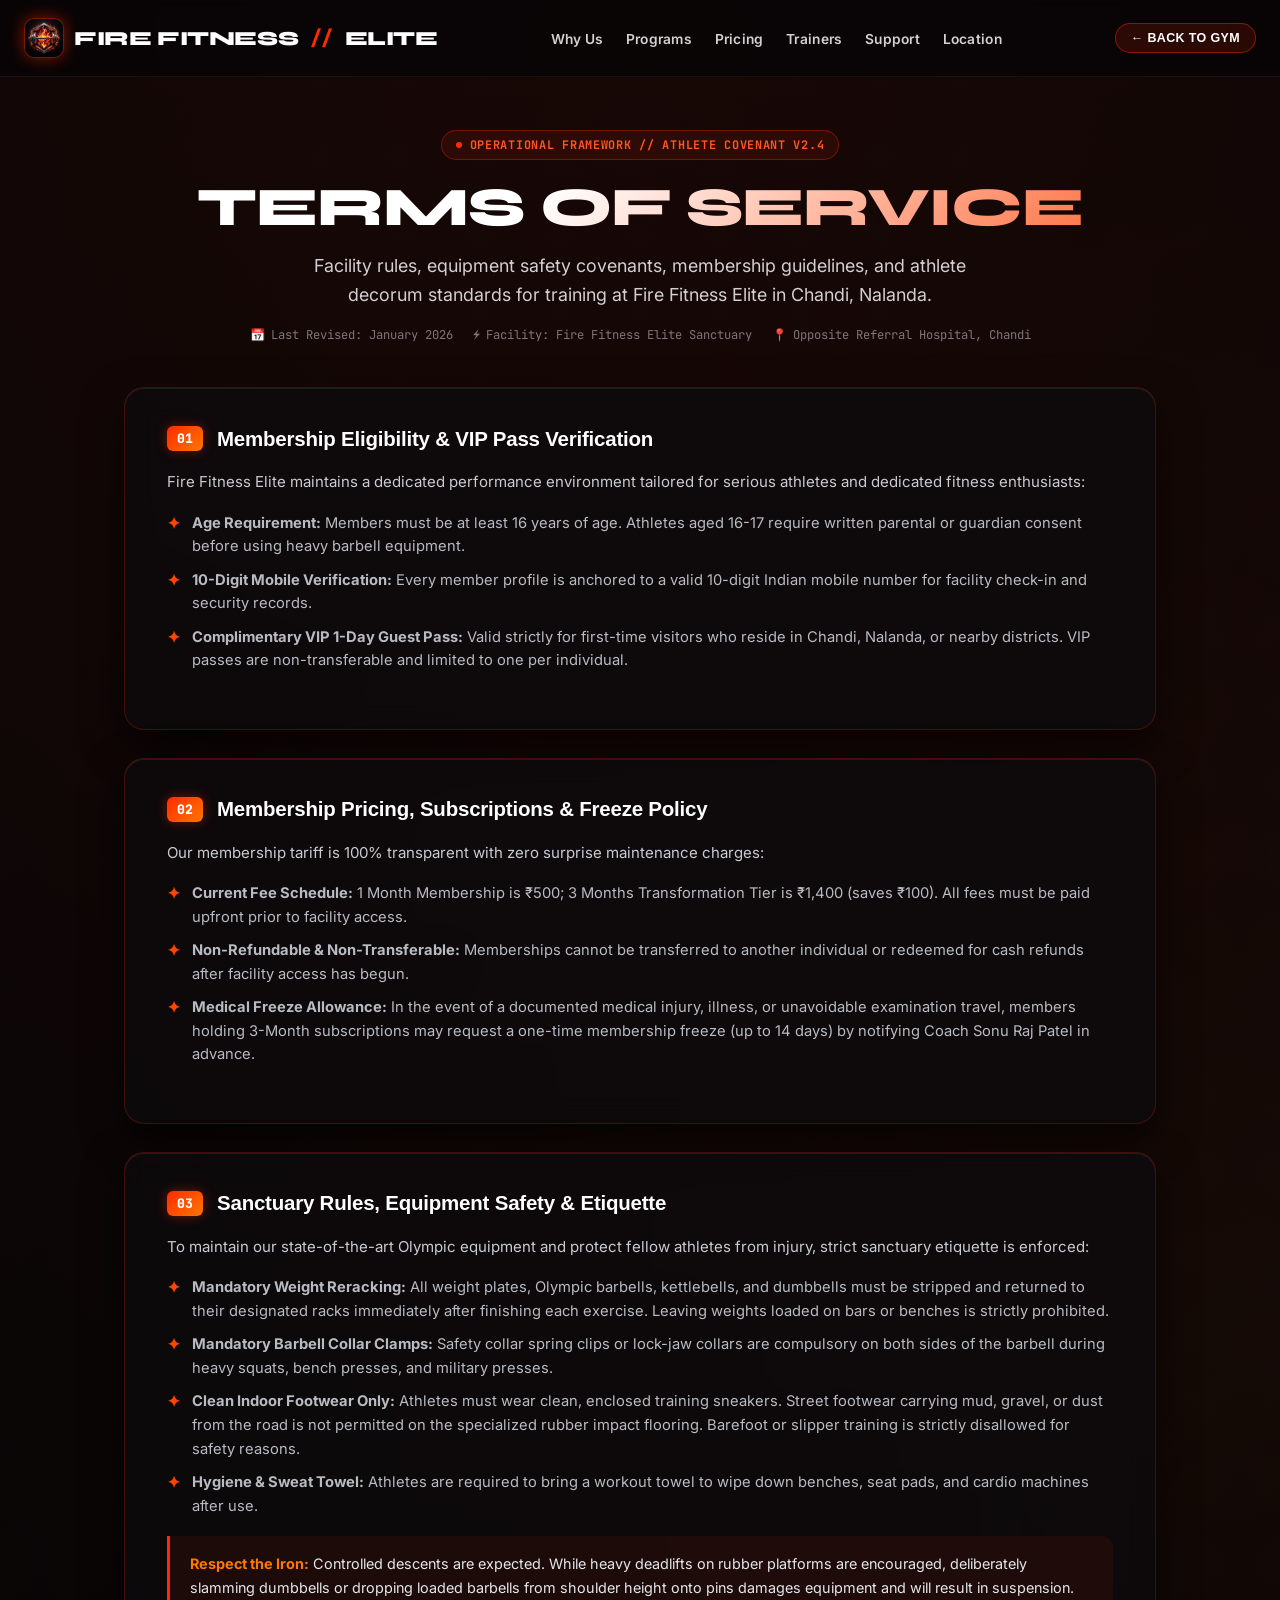
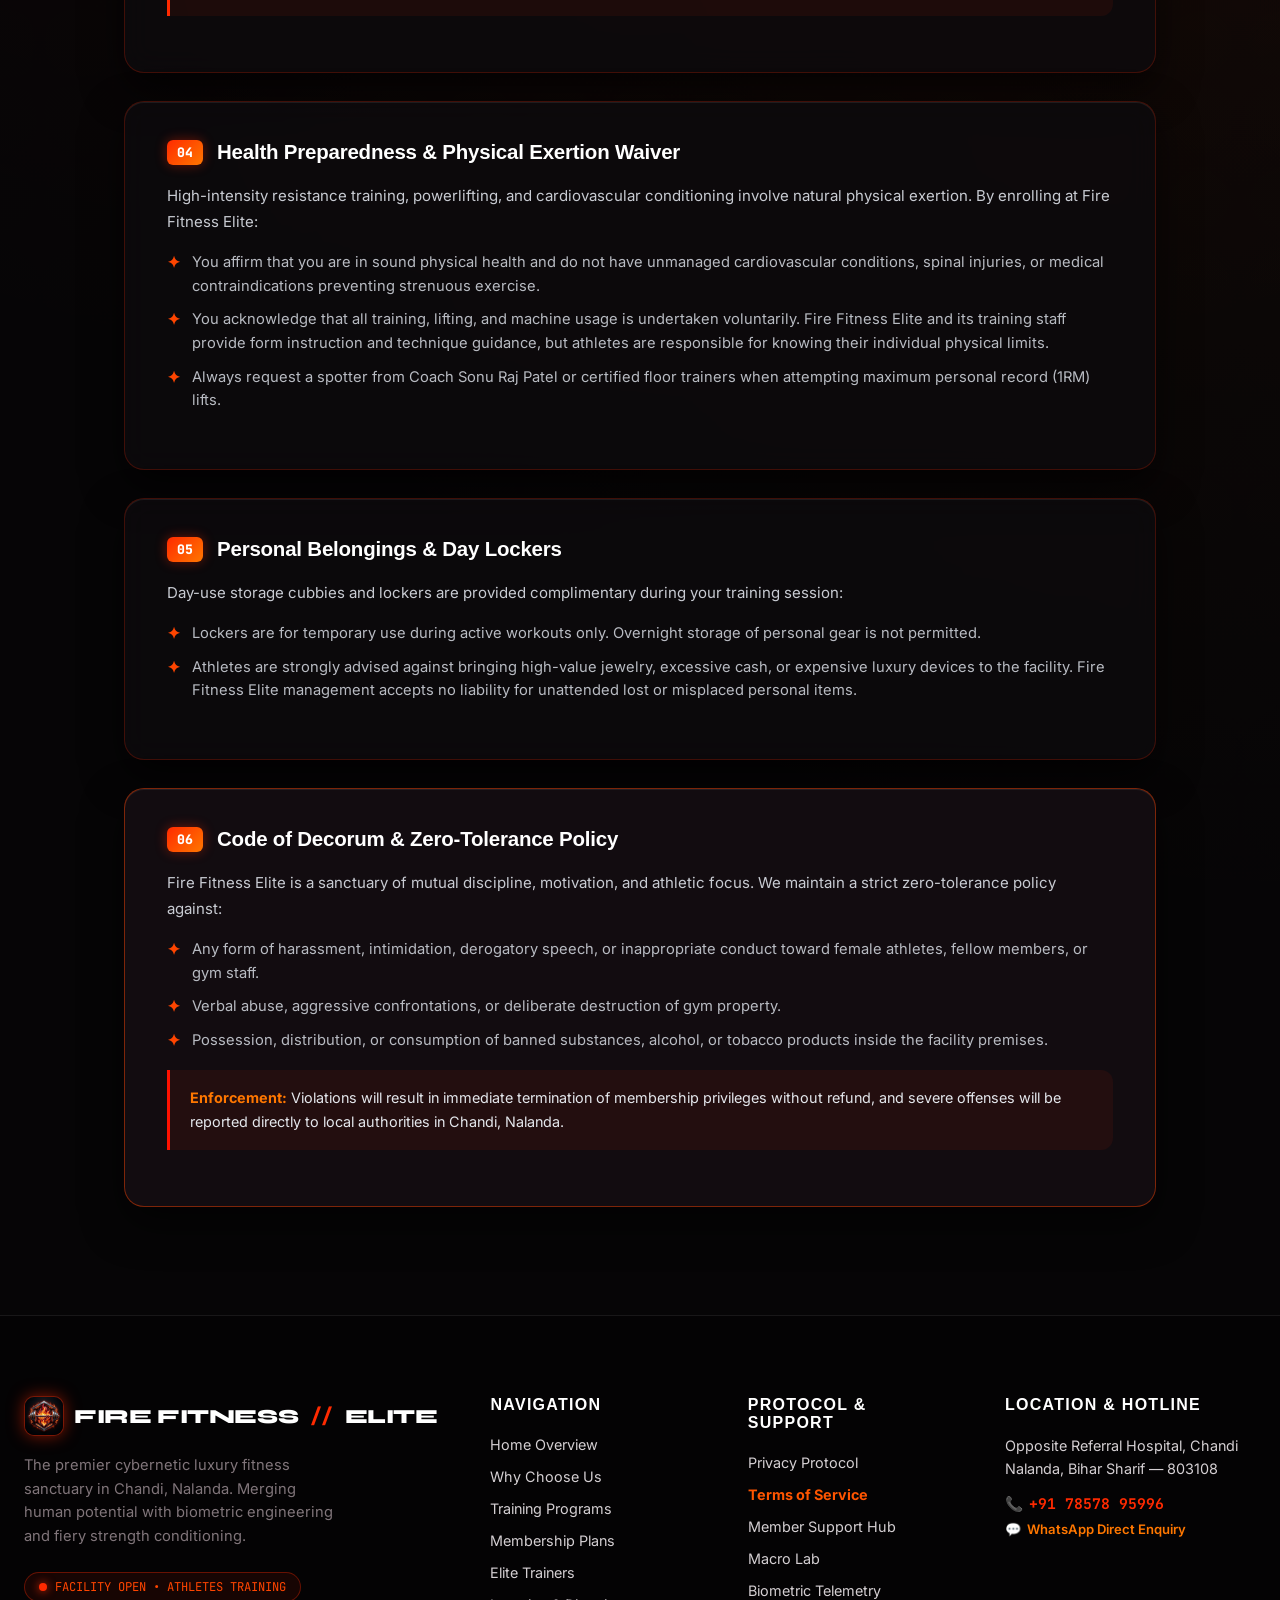
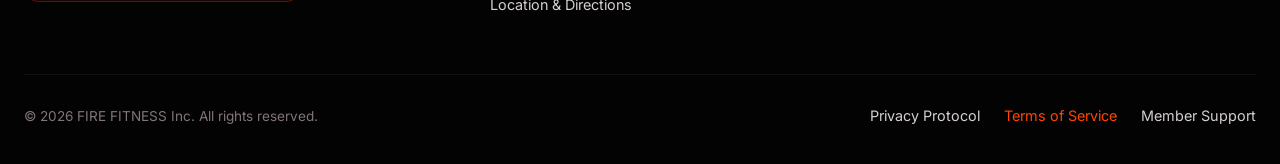
<file: terms.html>
<!DOCTYPE html>
<html lang="en">
<head>
  <meta charset="UTF-8">
  <meta name="viewport" content="width=device-width, initial-scale=1.0">
  <title>Terms of Service &amp; Athlete Code // FIRE FITNESS ELITE — Chandi, Nalanda</title>
  <meta name="description" content="Fire Fitness Elite Terms of Service and Athlete Code of Conduct. Membership agreements, equipment safety protocols, barbell rules, and facility policies in Chandi, Nalanda.">

  <!-- Favicon -->
  <link rel="icon" type="image/png" href="assets/images/fire_fitness_logo.png">

  <!-- Google Fonts Preconnect & Stylesheets -->
  <link rel="preconnect" href="https://fonts.googleapis.com">
  <link rel="preconnect" href="https://fonts.gstatic.com" crossorigin>
  <link href="https://fonts.googleapis.com/css2?family=Inter:wght@300;400;500;600;700&family=Space+Grotesk:wght@400;500;600;700&family=Syne:wght@700;800;900&family=JetBrains+Mono:wght@400;500;700&display=swap" rel="stylesheet">

  <!-- Master Stylesheet -->
  <link rel="stylesheet" href="styles.css">
</head>
<body>
  <!-- Cybernetic Grid & Ambient Glows -->
  <div class="cyber-grid-overlay" aria-hidden="true"></div>
  <div class="glow-orb glow-orb-1" aria-hidden="true"></div>
  <div class="glow-orb glow-orb-2" aria-hidden="true"></div>

  <!-- Header Navigation -->
  <header class="site-header">
    <div class="container nav-wrap">
      <a href="index.html" class="brand-logo" id="nav-brand-link">
        <div class="brand-logo-icon">
          <img src="assets/images/fire_fitness_logo.png" alt="Fire Fitness Official Logo" class="brand-logo-img">
        </div>
        <span>FIRE FITNESS<span class="text-lime font-mono"> // </span>ELITE</span>
      </a>

      <nav>
        <ul class="nav-links">
          <li><a href="index.html#why-us" class="nav-link">Why Us</a></li>
          <li><a href="index.html#programs" class="nav-link">Programs</a></li>
          <li><a href="index.html#pricing" class="nav-link">Pricing</a></li>
          <li><a href="index.html#trainers" class="nav-link">Trainers</a></li>
          <li><a href="support.html" class="nav-link">Support</a></li>
          <li><a href="index.html#location" class="nav-link">Location</a></li>
        </ul>
      </nav>

      <div class="nav-actions">
        <a href="index.html" class="btn-back-gym">
          ← BACK TO GYM
        </a>
      </div>
    </div>
  </header>

  <!-- Main Legal Container -->
  <main class="legal-page-wrap">
    <div class="legal-hero">
      <div class="legal-badge">
        <span class="sfx-pulse-dot"></span>
        OPERATIONAL FRAMEWORK // ATHLETE COVENANT v2.4
      </div>
      <h1 class="legal-title">TERMS OF SERVICE</h1>
      <p class="legal-subtitle">
        Facility rules, equipment safety covenants, membership guidelines, and athlete decorum standards for training at Fire Fitness Elite in Chandi, Nalanda.
      </p>
      <div class="legal-meta-bar">
        <span class="legal-meta-item"><span>📅</span> Last Revised: January 2026</span>
        <span class="legal-meta-item"><span>⚡</span> Facility: Fire Fitness Elite Sanctuary</span>
        <span class="legal-meta-item"><span>📍</span> Opposite Referral Hospital, Chandi</span>
      </div>
    </div>

    <!-- Clause 1: Admission & Eligibility -->
    <section class="legal-card">
      <div class="legal-clause-header">
        <span class="clause-number">01</span>
        <h2 class="clause-title">Membership Eligibility &amp; VIP Pass Verification</h2>
      </div>
      <p class="legal-text">
        Fire Fitness Elite maintains a dedicated performance environment tailored for serious athletes and dedicated fitness enthusiasts:
      </p>
      <ul class="legal-list">
        <li class="legal-list-item">
          <span class="legal-list-bullet">✦</span>
          <span><strong>Age Requirement:</strong> Members must be at least 16 years of age. Athletes aged 16-17 require written parental or guardian consent before using heavy barbell equipment.</span>
        </li>
        <li class="legal-list-item">
          <span class="legal-list-bullet">✦</span>
          <span><strong>10-Digit Mobile Verification:</strong> Every member profile is anchored to a valid 10-digit Indian mobile number for facility check-in and security records.</span>
        </li>
        <li class="legal-list-item">
          <span class="legal-list-bullet">✦</span>
          <span><strong>Complimentary VIP 1-Day Guest Pass:</strong> Valid strictly for first-time visitors who reside in Chandi, Nalanda, or nearby districts. VIP passes are non-transferable and limited to one per individual.</span>
        </li>
      </ul>
    </section>

    <!-- Clause 2: Membership Subscriptions & Fees -->
    <section class="legal-card">
      <div class="legal-clause-header">
        <span class="clause-number">02</span>
        <h2 class="clause-title">Membership Pricing, Subscriptions &amp; Freeze Policy</h2>
      </div>
      <p class="legal-text">
        Our membership tariff is 100% transparent with zero surprise maintenance charges:
      </p>
      <ul class="legal-list">
        <li class="legal-list-item">
          <span class="legal-list-bullet">✦</span>
          <span><strong>Current Fee Schedule:</strong> 1 Month Membership is ₹500; 3 Months Transformation Tier is ₹1,400 (saves ₹100). All fees must be paid upfront prior to facility access.</span>
        </li>
        <li class="legal-list-item">
          <span class="legal-list-bullet">✦</span>
          <span><strong>Non-Refundable &amp; Non-Transferable:</strong> Memberships cannot be transferred to another individual or redeemed for cash refunds after facility access has begun.</span>
        </li>
        <li class="legal-list-item">
          <span class="legal-list-bullet">✦</span>
          <span><strong>Medical Freeze Allowance:</strong> In the event of a documented medical injury, illness, or unavoidable examination travel, members holding 3-Month subscriptions may request a one-time membership freeze (up to 14 days) by notifying Coach Sonu Raj Patel in advance.</span>
        </li>
      </ul>
    </section>

    <!-- Clause 3: Equipment Safety & Barbell Rules -->
    <section class="legal-card">
      <div class="legal-clause-header">
        <span class="clause-number">03</span>
        <h2 class="clause-title">Sanctuary Rules, Equipment Safety &amp; Etiquette</h2>
      </div>
      <p class="legal-text">
        To maintain our state-of-the-art Olympic equipment and protect fellow athletes from injury, strict sanctuary etiquette is enforced:
      </p>
      <ul class="legal-list">
        <li class="legal-list-item">
          <span class="legal-list-bullet">✦</span>
          <span><strong>Mandatory Weight Reracking:</strong> All weight plates, Olympic barbells, kettlebells, and dumbbells must be stripped and returned to their designated racks immediately after finishing each exercise. Leaving weights loaded on bars or benches is strictly prohibited.</span>
        </li>
        <li class="legal-list-item">
          <span class="legal-list-bullet">✦</span>
          <span><strong>Mandatory Barbell Collar Clamps:</strong> Safety collar spring clips or lock-jaw collars are compulsory on both sides of the barbell during heavy squats, bench presses, and military presses.</span>
        </li>
        <li class="legal-list-item">
          <span class="legal-list-bullet">✦</span>
          <span><strong>Clean Indoor Footwear Only:</strong> Athletes must wear clean, enclosed training sneakers. Street footwear carrying mud, gravel, or dust from the road is not permitted on the specialized rubber impact flooring. Barefoot or slipper training is strictly disallowed for safety reasons.</span>
        </li>
        <li class="legal-list-item">
          <span class="legal-list-bullet">✦</span>
          <span><strong>Hygiene &amp; Sweat Towel:</strong> Athletes are required to bring a workout towel to wipe down benches, seat pads, and cardio machines after use.</span>
        </li>
      </ul>
      <div class="legal-callout-box">
        <strong>Respect the Iron:</strong> Controlled descents are expected. While heavy deadlifts on rubber platforms are encouraged, deliberately slamming dumbbells or dropping loaded barbells from shoulder height onto pins damages equipment and will result in suspension.
      </div>
    </section>

    <!-- Clause 4: Health Waiver & Physical Liability -->
    <section class="legal-card">
      <div class="legal-clause-header">
        <span class="clause-number">04</span>
        <h2 class="clause-title">Health Preparedness &amp; Physical Exertion Waiver</h2>
      </div>
      <p class="legal-text">
        High-intensity resistance training, powerlifting, and cardiovascular conditioning involve natural physical exertion. By enrolling at Fire Fitness Elite:
      </p>
      <ul class="legal-list">
        <li class="legal-list-item">
          <span class="legal-list-bullet">✦</span>
          <span>You affirm that you are in sound physical health and do not have unmanaged cardiovascular conditions, spinal injuries, or medical contraindications preventing strenuous exercise.</span>
        </li>
        <li class="legal-list-item">
          <span class="legal-list-bullet">✦</span>
          <span>You acknowledge that all training, lifting, and machine usage is undertaken voluntarily. Fire Fitness Elite and its training staff provide form instruction and technique guidance, but athletes are responsible for knowing their individual physical limits.</span>
        </li>
        <li class="legal-list-item">
          <span class="legal-list-bullet">✦</span>
          <span>Always request a spotter from Coach Sonu Raj Patel or certified floor trainers when attempting maximum personal record (1RM) lifts.</span>
        </li>
      </ul>
    </section>

    <!-- Clause 5: Lockers & Personal Property -->
    <section class="legal-card">
      <div class="legal-clause-header">
        <span class="clause-number">05</span>
        <h2 class="clause-title">Personal Belongings &amp; Day Lockers</h2>
      </div>
      <p class="legal-text">
        Day-use storage cubbies and lockers are provided complimentary during your training session:
      </p>
      <ul class="legal-list">
        <li class="legal-list-item">
          <span class="legal-list-bullet">✦</span>
          <span>Lockers are for temporary use during active workouts only. Overnight storage of personal gear is not permitted.</span>
        </li>
        <li class="legal-list-item">
          <span class="legal-list-bullet">✦</span>
          <span>Athletes are strongly advised against bringing high-value jewelry, excessive cash, or expensive luxury devices to the facility. Fire Fitness Elite management accepts no liability for unattended lost or misplaced personal items.</span>
        </li>
      </ul>
    </section>

    <!-- Clause 6: Decorum & Zero-Tolerance -->
    <section class="legal-card" style="border-color: rgba(255, 68, 0, 0.45); background: rgba(20, 14, 18, 0.9);">
      <div class="legal-clause-header">
        <span class="clause-number">06</span>
        <h2 class="clause-title">Code of Decorum &amp; Zero-Tolerance Policy</h2>
      </div>
      <p class="legal-text">
        Fire Fitness Elite is a sanctuary of mutual discipline, motivation, and athletic focus. We maintain a strict zero-tolerance policy against:
      </p>
      <ul class="legal-list">
        <li class="legal-list-item">
          <span class="legal-list-bullet">✦</span>
          <span>Any form of harassment, intimidation, derogatory speech, or inappropriate conduct toward female athletes, fellow members, or gym staff.</span>
        </li>
        <li class="legal-list-item">
          <span class="legal-list-bullet">✦</span>
          <span>Verbal abuse, aggressive confrontations, or deliberate destruction of gym property.</span>
        </li>
        <li class="legal-list-item">
          <span class="legal-list-bullet">✦</span>
          <span>Possession, distribution, or consumption of banned substances, alcohol, or tobacco products inside the facility premises.</span>
        </li>
      </ul>
      <div class="legal-callout-box" style="border-left-color: #ff1100;">
        <strong>Enforcement:</strong> Violations will result in immediate termination of membership privileges without refund, and severe offenses will be reported directly to local authorities in Chandi, Nalanda.
      </div>
    </section>
  </main>

  <!-- Site Footer -->
  <footer class="site-footer">
    <div class="container">
      <div class="footer-grid">
        <div>
          <a href="index.html" class="brand-logo" style="margin-bottom: 16px;">
            <div class="brand-logo-icon">
              <img src="assets/images/fire_fitness_logo.png" alt="Fire Fitness Official Logo" class="brand-logo-img">
            </div>
            <span>FIRE FITNESS<span class="text-lime font-mono"> // </span>ELITE</span>
          </a>
          <p class="footer-brand-desc">
            The premier cybernetic luxury fitness sanctuary in Chandi, Nalanda. Merging human potential with biometric engineering and fiery strength conditioning.
          </p>
          <div class="footer-live-status">
            <span class="active-pulse-dot"></span>
            <span>FACILITY OPEN • ATHLETES TRAINING</span>
          </div>
        </div>

        <div>
          <h4 class="footer-heading">NAVIGATION</h4>
          <ul class="footer-links-list">
            <li><a href="index.html#hero" class="footer-link">Home Overview</a></li>
            <li><a href="index.html#why-us" class="footer-link">Why Choose Us</a></li>
            <li><a href="index.html#programs" class="footer-link">Training Programs</a></li>
            <li><a href="index.html#pricing" class="footer-link">Membership Plans</a></li>
            <li><a href="index.html#trainers" class="footer-link">Elite Trainers</a></li>
            <li><a href="index.html#location" class="footer-link">Location &amp; Directions</a></li>
          </ul>
        </div>

        <div>
          <h4 class="footer-heading">PROTOCOL &amp; SUPPORT</h4>
          <ul class="footer-links-list">
            <li><a href="privacy.html" class="footer-link">Privacy Protocol</a></li>
            <li><a href="terms.html" class="footer-link" style="color: #ff5500; font-weight: 700;">Terms of Service</a></li>
            <li><a href="support.html" class="footer-link">Member Support Hub</a></li>
            <li><a href="index.html#calculator" class="footer-link">Macro Lab</a></li>
            <li><a href="index.html#biometrics" class="footer-link">Biometric Telemetry</a></li>
          </ul>
        </div>

        <div>
          <h4 class="footer-heading">LOCATION &amp; HOTLINE</h4>
          <p style="font-size: 0.9rem; color: #d4cfd2; line-height: 1.6; margin-bottom: 14px;">
            Opposite Referral Hospital, Chandi<br>
            Nalanda, Bihar Sharif — 803108
          </p>
          <p style="font-family: var(--font-mono); font-size: 0.92rem; margin-bottom: 8px;">
            <a href="tel:+917857895996" style="color: #ff2a00; text-decoration: none; font-weight: 700; display: inline-flex; align-items: center; gap: 6px;">
              <span>📞</span> +91 78578 95996
            </a>
          </p>
          <p style="font-size: 0.82rem;">
            <a href="https://wa.me/917857895996?text=Hi%20Fire%20Fitness%2C%20I%20have%20a%20question%20regarding%20terms" target="_blank" rel="noopener noreferrer" style="color: #ff7700; text-decoration: none; display: inline-flex; align-items: center; gap: 6px; font-weight: 600;">
              <span>💬</span> WhatsApp Direct Enquiry
            </a>
          </p>
        </div>
      </div>

      <div class="footer-bottom-bar">
        <div>
          &copy; 2026 FIRE FITNESS Inc. All rights reserved.
        </div>
        <div style="display: flex; gap: 24px;">
          <a href="privacy.html" class="footer-link">Privacy Protocol</a>
          <a href="terms.html" class="footer-link" style="color: #ff4500;">Terms of Service</a>
          <a href="support.html" class="footer-link">Member Support</a>
        </div>
      </div>
    </div>
  </footer>
</body>
</html>
</file>
<file: styles.css>
/* ==========================================================================
   FIRE FITNESS // CYBERFIT - ULTRA-FUTURISTIC BLAZING CRIMSON DESIGN SYSTEM
   Theme: Deep Obsidian Black (#060506), Magma Charcoal (#0e0c0e), 
          Electric Fire Red (#ff1a1a / #ff2a00), Molten Orange (#ff6600 / #ff8800), Solar Gold (#ffaa00)
   ========================================================================== */

:root {
  --bg-deep: #060506;
  --bg-surface: #0e0c0e;
  --bg-card: rgba(18, 14, 16, 0.75);
  --bg-card-hover: rgba(28, 20, 24, 0.88);
  --bg-glass: rgba(255, 255, 255, 0.03);
  
  /* Fire Red & Molten Flame Accents */
  --fire-red: #ff1e00;
  --fire-red-bright: #ff3b14;
  --fire-crimson: #ff003c;
  --fire-orange: #ff6600;
  --fire-gold: #ffaa00;

  /* Aliased to keep complete markup compatibility with ultra-fiery energy */
  --neon-lime: #ff2a00;
  --neon-lime-bright: #ff4d1a;
  --neon-lime-dim: rgba(255, 42, 0, 0.14);
  --neon-lime-glow: rgba(255, 42, 0, 0.45);
  --neon-lime-intense: rgba(255, 42, 0, 0.75);
  
  --neon-cyan: #ff7700;
  --neon-cyan-glow: rgba(255, 119, 0, 0.45);

  --text-white: #ffffff;
  --text-silver: #d4cfd2;
  --text-muted: #80757a;
  --text-dark: #060506;

  --border-subtle: rgba(255, 255, 255, 0.08);
  --border-lime: rgba(255, 42, 0, 0.35);
  --border-lime-active: #ff2a00;

  --font-display: 'Syne', sans-serif;
  --font-heading: 'Outfit', sans-serif;
  --font-body: 'Inter', sans-serif;
  --font-mono: 'JetBrains Mono', 'Space Grotesk', monospace;

  --radius-sm: 8px;
  --radius-md: 14px;
  --radius-lg: 22px;
  --radius-xl: 32px;
  --radius-full: 9999px;

  --shadow-neon: 0 0 25px var(--neon-lime-glow), 0 0 50px rgba(255, 69, 0, 0.2);
  --shadow-card: 0 10px 40px -10px rgba(0, 0, 0, 0.8), inset 0 1px 0 rgba(255, 255, 255, 0.1);
  --transition-smooth: all 0.35s cubic-bezier(0.16, 1, 0.3, 1);
}

/* Base Reset & Smooth Scroll */
*, *::before, *::after {
  box-sizing: border-box;
  margin: 0;
  padding: 0;
}

html {
  /* Native responsive scrolling - eliminates slow, sluggish mouse wheel lag */
  color-scheme: dark;
  background-color: var(--bg-deep);
  font-family: var(--font-body);
  color: var(--text-silver);
  overflow-x: hidden;
}

body {
  background-color: var(--bg-deep);
  background-image: 
    radial-gradient(circle at 50% 0%, rgba(255, 42, 0, 0.07) 0%, transparent 60%),
    radial-gradient(circle at 100% 40%, rgba(255, 102, 0, 0.04) 0%, transparent 50%),
    linear-gradient(to bottom, transparent, rgba(6, 5, 6, 0.85));
  min-height: 100vh;
  overflow-x: hidden;
  position: relative;
  -webkit-font-smoothing: antialiased;
}

/* Custom Fiery Scrollbar */
::-webkit-scrollbar {
  width: 8px;
}
::-webkit-scrollbar-track {
  background: var(--bg-deep);
}
::-webkit-scrollbar-thumb {
  background: #25181a;
  border-radius: 4px;
  border: 1px solid var(--border-subtle);
}
::-webkit-scrollbar-thumb:hover {
  background: linear-gradient(to bottom, #ff1a1a, #ff6600);
  box-shadow: 0 0 12px #ff2a00;
}

/* Selection */
::selection {
  background: #ff2a00;
  color: #fff;
}

/* Utilities */
.container {
  width: 100%;
  max-width: 1380px;
  margin-left: auto;
  margin-right: auto;
  padding-left: 24px;
  padding-right: 24px;
}

.text-lime {
  color: var(--neon-lime);
}
.text-cyan {
  color: var(--neon-cyan);
}
.text-white {
  color: var(--text-white);
}
.text-muted {
  color: var(--text-muted);
}
.font-mono {
  font-family: var(--font-mono);
}

.glow-lime {
  text-shadow: 0 0 18px var(--neon-lime-glow);
}
.border-glow {
  box-shadow: 0 0 20px var(--neon-lime-glow);
}

/* Backdrop Blur & Glassmorphism */
.glass-panel {
  background: var(--bg-card);
  backdrop-filter: blur(8px);
  -webkit-backdrop-filter: blur(8px);
  border: 1px solid var(--border-subtle);
  border-radius: var(--radius-lg);
  box-shadow: var(--shadow-card);
  position: relative;
  overflow: hidden;
  transition: var(--transition-smooth);
}

.glass-panel::before {
  content: '';
  position: absolute;
  top: 0;
  left: 0;
  right: 0;
  height: 1px;
  background: linear-gradient(90deg, transparent, rgba(255, 60, 0, 0.3), transparent);
  pointer-events: none;
}

/* ==========================================================================
   HEADER & NAVIGATION
   ========================================================================== */
.site-header {
  position: fixed;
  top: 0;
  left: 0;
  right: 0;
  z-index: 1000;
  padding: 18px 0;
  transition: all 0.3s ease;
  backdrop-filter: blur(8px);
  -webkit-backdrop-filter: blur(8px);
  background: rgba(6, 5, 6, 0.75);
  border-bottom: 1px solid rgba(255, 255, 255, 0.05);
}

.site-header.scrolled {
  padding: 12px 0;
  background: rgba(6, 5, 6, 0.94);
  border-bottom: 1px solid var(--border-lime);
  box-shadow: 0 4px 25px rgba(0, 0, 0, 0.8);
}

.nav-wrap {
  display: flex;
  align-items: center;
  justify-content: space-between;
}

.brand-logo {
  display: flex;
  align-items: center;
  gap: 10px;
  text-decoration: none;
  color: var(--text-white);
  font-family: var(--font-display);
  font-size: 1.25rem;
  font-weight: 800;
  letter-spacing: -0.02em;
  white-space: nowrap;
  flex-shrink: 0;
}

.brand-logo-icon {
  display: inline-flex;
  align-items: center;
  justify-content: center;
  width: 40px;
  height: 40px;
  border-radius: 10px;
  overflow: hidden;
  background: #0d0709;
  border: 1.5px solid rgba(255, 42, 0, 0.45);
  box-shadow: 0 0 16px rgba(255, 42, 0, 0.5), inset 0 1px 0 rgba(255, 255, 255, 0.15);
  transition: transform 0.3s cubic-bezier(0.34, 1.56, 0.64, 1), border-color 0.3s ease, box-shadow 0.3s ease;
  flex-shrink: 0;
}

.brand-logo:hover .brand-logo-icon {
  transform: scale(1.08);
  border-color: #ff2a00;
  box-shadow: 0 0 24px rgba(255, 70, 0, 0.85);
}

.brand-logo-img {
  width: 100%;
  height: 100%;
  object-fit: cover;
  display: block;
}

/* Mobile Navigation Backdrop Overlay (Dismisses on empty space click) */
.mobile-nav-backdrop {
  position: fixed;
  top: 0;
  left: 0;
  width: 100%;
  height: 100vh;
  background: rgba(4, 3, 4, 0.75);
  backdrop-filter: blur(4px);
  -webkit-backdrop-filter: blur(4px);
  z-index: 998;
  opacity: 0;
  visibility: hidden;
  transition: opacity 0.3s ease, visibility 0.3s ease;
  pointer-events: none;
}

.mobile-nav-backdrop.is-active {
  opacity: 1;
  visibility: visible;
  pointer-events: auto;
}

.nav-links {
  display: flex;
  align-items: center;
  gap: clamp(11px, 1.3vw, 22px);
  list-style: none;
}

.nav-link {
  color: var(--text-silver);
  text-decoration: none;
  font-size: 0.86rem;
  font-weight: 600;
  letter-spacing: 0.02em;
  white-space: nowrap;
  transition: var(--transition-smooth);
  position: relative;
  padding: 6px 3px;
}

.nav-link::after {
  content: '';
  position: absolute;
  bottom: 0;
  left: 0;
  width: 0;
  height: 2px;
  background: linear-gradient(90deg, #ff2a00, #ff7700);
  transition: width 0.3s ease;
  box-shadow: 0 0 8px #ff2a00;
}

.nav-link:hover {
  color: #ff4500;
}

.nav-link:hover::after {
  width: 100%;
}

/* Hide mobile-only direct items on desktop */
.mobile-only-item {
  display: none;
}

/* Desktop Dropdown for Specialized Labs */
.nav-item-dropdown {
  position: relative;
  display: flex;
  align-items: center;
}

.nav-dropdown-trigger {
  display: inline-flex;
  align-items: center;
  gap: 5px;
  cursor: pointer;
}

.dropdown-chevron {
  font-size: 0.65rem;
  color: #ff5500;
  transition: transform 0.25s ease;
}

.nav-item-dropdown:hover .dropdown-chevron {
  transform: rotate(180deg);
}

.nav-dropdown-menu {
  position: absolute;
  top: calc(100% + 12px);
  left: 50%;
  transform: translateX(-50%) translateY(8px);
  background: rgba(14, 11, 13, 0.97);
  backdrop-filter: blur(14px);
  -webkit-backdrop-filter: blur(14px);
  border: 1px solid var(--border-lime);
  border-radius: 14px;
  padding: 8px;
  min-width: 225px;
  box-shadow: 0 15px 35px rgba(0, 0, 0, 0.9), 0 0 25px rgba(255, 42, 0, 0.25);
  display: flex;
  flex-direction: column;
  gap: 4px;
  opacity: 0;
  visibility: hidden;
  pointer-events: none;
  transition: all 0.22s cubic-bezier(0.16, 1, 0.3, 1);
  z-index: 1010;
}

.nav-dropdown-menu::before {
  content: '';
  position: absolute;
  top: -6px;
  left: 50%;
  transform: translateX(-50%) rotate(45deg);
  width: 12px;
  height: 12px;
  background: rgba(14, 11, 13, 0.97);
  border-top: 1px solid var(--border-lime);
  border-left: 1px solid var(--border-lime);
}

.nav-item-dropdown:hover .nav-dropdown-menu {
  opacity: 1;
  visibility: visible;
  pointer-events: auto;
  transform: translateX(-50%) translateY(0);
}

.nav-dropdown-item {
  display: flex;
  align-items: center;
  gap: 12px;
  padding: 10px 14px;
  border-radius: 9px;
  text-decoration: none;
  transition: background 0.2s ease, transform 0.2s ease;
}

.nav-dropdown-item:hover {
  background: rgba(255, 42, 0, 0.14);
  transform: translateX(3px);
}

.dropdown-item-icon {
  font-size: 1.1rem;
  width: 32px;
  height: 32px;
  display: flex;
  align-items: center;
  justify-content: center;
  background: rgba(255, 42, 0, 0.15);
  border-radius: 8px;
  border: 1px solid rgba(255, 42, 0, 0.35);
  flex-shrink: 0;
}

.dropdown-item-text {
  display: flex;
  flex-direction: column;
}

.dropdown-item-title {
  color: var(--text-white);
  font-family: var(--font-heading);
  font-size: 0.88rem;
  font-weight: 700;
  line-height: 1.2;
}

.dropdown-item-desc {
  color: var(--text-muted);
  font-size: 0.68rem;
  margin-top: 2px;
}

.nav-actions {
  display: flex;
  align-items: center;
  gap: 12px;
  flex-shrink: 0;
}

.btn-neon.nav-cta {
  padding: 8px 18px;
  font-size: 0.84rem;
  font-weight: 700;
  letter-spacing: 0.03em;
  white-space: nowrap;
  box-shadow: 0 0 16px rgba(255, 42, 0, 0.45);
}

.btn-neon.nav-cta:hover {
  box-shadow: 0 0 24px rgba(255, 60, 0, 0.75);
}

/* Audio SFX Toggle Button */
.sfx-toggle {
  background: rgba(255, 255, 255, 0.05);
  border: 1px solid var(--border-subtle);
  color: var(--text-silver);
  padding: 7px 11px;
  border-radius: var(--radius-full);
  display: flex;
  align-items: center;
  gap: 6px;
  font-size: 0.72rem;
  font-family: var(--font-mono);
  cursor: pointer;
  white-space: nowrap;
  transition: var(--transition-smooth);
}

.sfx-toggle:hover, .sfx-toggle.active {
  background: var(--neon-lime-dim);
  border-color: var(--neon-lime);
  color: #ff5522;
  box-shadow: 0 0 14px var(--neon-lime-dim);
}

.sfx-pulse-dot {
  width: 6px;
  height: 6px;
  border-radius: 50%;
  background: #ff2a00;
  display: inline-block;
  animation: pulse-dot 1.5s infinite;
}

@keyframes pulse-dot {
  0%, 100% { opacity: 0.3; transform: scale(0.8); }
  50% { opacity: 1; transform: scale(1.4); }
}

/* Button - Neon Fire Magnetic */
.btn-neon {
  display: inline-flex;
  align-items: center;
  justify-content: center;
  gap: 10px;
  padding: 12px 24px;
  background: linear-gradient(135deg, #ff1a00 0%, #ff4500 50%, #ff6600 100%);
  color: #ffffff;
  font-family: var(--font-heading);
  font-size: 0.95rem;
  font-weight: 700;
  text-decoration: none;
  border-radius: var(--radius-full);
  border: none;
  cursor: pointer;
  position: relative;
  overflow: hidden;
  box-shadow: 0 0 25px rgba(255, 42, 0, 0.5), 0 0 50px rgba(255, 69, 0, 0.25);
  transition: var(--transition-smooth);
  letter-spacing: 0.03em;
  text-shadow: 0 1px 2px rgba(0, 0, 0, 0.5);
}

.btn-neon::before {
  content: '';
  position: absolute;
  top: -50%;
  left: -50%;
  width: 200%;
  height: 200%;
  background: radial-gradient(circle, rgba(255, 255, 255, 0.35) 0%, transparent 60%);
  opacity: 0;
  transform: scale(0.5);
  transition: transform 0.4s ease, opacity 0.4s ease;
  pointer-events: none;
}

.btn-neon:hover {
  background: linear-gradient(135deg, #ff2a00 0%, #ff5500 50%, #ff7700 100%);
  box-shadow: 0 0 35px rgba(255, 42, 0, 0.8), 0 0 65px rgba(255, 85, 0, 0.5);
  transform: translateY(-2px);
}

.btn-neon:hover::before {
  opacity: 1;
  transform: scale(1);
}

.btn-outline {
  display: inline-flex;
  align-items: center;
  justify-content: center;
  gap: 10px;
  padding: 12px 24px;
  background: rgba(255, 255, 255, 0.03);
  color: var(--text-white);
  font-family: var(--font-heading);
  font-size: 0.95rem;
  font-weight: 600;
  text-decoration: none;
  border-radius: var(--radius-full);
  border: 1px solid var(--border-subtle);
  cursor: pointer;
  transition: var(--transition-smooth);
}

.btn-outline:hover {
  background: rgba(255, 42, 0, 0.1);
  border-color: rgba(255, 42, 0, 0.4);
  color: #ff5522;
  transform: translateY(-2px);
}

/* Mobile Menu Toggle */
.mobile-toggle {
  display: none;
  background: transparent;
  border: none;
  color: var(--text-white);
  cursor: pointer;
  padding: 8px;
}

/* ==========================================================================
   HERO SECTION
   ========================================================================== */
.hero-section {
  position: relative;
  min-height: 100vh;
  display: flex;
  flex-direction: column;
  justify-content: center;
  padding-top: 100px;
  padding-bottom: 60px;
  overflow: hidden;
}

.hero-bg-overlay {
  position: absolute;
  top: 0;
  left: 0;
  width: 100%;
  height: 100%;
  background-image: 
    linear-gradient(to bottom, rgba(6, 5, 6, 0.65) 0%, rgba(6, 5, 6, 0.88) 70%, var(--bg-deep) 100%),
    url('assets/images/hero_bg.jpg');
  background-size: cover;
  background-position: center;
  opacity: 0.35;
  z-index: -2;
  filter: saturate(1.2);
}

.cyber-grid-floor {
  position: absolute;
  bottom: 0;
  left: 0;
  width: 100%;
  height: 350px;
  background-image: 
    linear-gradient(to right, rgba(255, 42, 0, 0.08) 1px, transparent 1px),
    linear-gradient(to bottom, rgba(255, 42, 0, 0.08) 1px, transparent 1px);
  background-size: 50px 50px;
  transform: perspective(600px) rotateX(65deg);
  transform-origin: bottom center;
  mask-image: linear-gradient(to top, rgba(0,0,0,1) 0%, transparent 100%);
  -webkit-mask-image: linear-gradient(to top, rgba(0,0,0,1) 0%, transparent 100%);
  z-index: -1;
  pointer-events: none;
}

.hero-content-grid {
  display: grid;
  grid-template-columns: 1fr 1.15fr;
  align-items: center;
  gap: 40px;
  position: relative;
  z-index: 10;
}

.hero-badge-live {
  display: inline-flex;
  align-items: center;
  gap: 8px;
  background: rgba(255, 42, 0, 0.1);
  border: 1px solid var(--border-lime);
  padding: 6px 14px;
  border-radius: var(--radius-full);
  color: #ff4500;
  font-family: var(--font-mono);
  font-size: 0.78rem;
  letter-spacing: 0.06em;
  margin-bottom: 24px;
  box-shadow: 0 0 16px rgba(255, 42, 0, 0.2);
}

.hero-headline {
  font-family: var(--font-display);
  font-size: clamp(2.8rem, 5.5vw, 5.2rem);
  font-weight: 800;
  line-height: 1.05;
  letter-spacing: -0.03em;
  color: var(--text-white);
  margin-bottom: 24px;
}

.hero-headline .split-word {
  display: inline-block;
  overflow: hidden;
  vertical-align: bottom;
}

.hero-headline .neon-highlight {
  color: #ff2a00;
  background: linear-gradient(135deg, #ff1a00 0%, #ff5500 50%, #ffaa00 100%);
  -webkit-background-clip: text;
  -webkit-text-fill-color: transparent;
  filter: drop-shadow(0 0 30px rgba(255, 42, 0, 0.6));
  position: relative;
}

.hero-subtext {
  font-size: 1.1rem;
  line-height: 1.65;
  color: var(--text-silver);
  max-width: 520px;
  margin-bottom: 36px;
}

.hero-cta-group {
  display: flex;
  align-items: center;
  flex-wrap: wrap;
  gap: 18px;
  margin-bottom: 44px;
}

.btn-hero-cta {
  padding: 16px 36px;
  font-size: 1.05rem;
  letter-spacing: 0.04em;
  font-weight: 800;
}

.btn-hero-cta .arrow-icon {
  display: inline-block;
  transition: transform 0.3s cubic-bezier(0.34, 1.56, 0.64, 1);
}

.btn-hero-cta:hover .arrow-icon {
  transform: translateX(6px);
}

/* Social Proof Avatars */
.hero-social-proof {
  display: flex;
  align-items: center;
  gap: 16px;
}

.avatar-stack {
  display: flex;
  align-items: center;
}

.avatar-stack img {
  width: 44px;
  height: 44px;
  border-radius: 50%;
  border: 2px solid var(--bg-deep);
  margin-left: -12px;
  object-fit: cover;
  box-shadow: 0 4px 10px rgba(0,0,0,0.5);
  transition: transform 0.2s ease;
}

.avatar-stack img:first-child {
  margin-left: 0;
}

.avatar-stack img:hover {
  transform: translateY(-4px) scale(1.1);
  z-index: 5;
}

.avatar-metric {
  display: flex;
  flex-direction: column;
}

.avatar-count {
  display: flex;
  align-items: center;
  gap: 6px;
  color: var(--text-white);
  font-family: var(--font-heading);
  font-weight: 700;
  font-size: 1.05rem;
}

.active-pulse-dot {
  width: 8px;
  height: 8px;
  border-radius: 50%;
  background: #ff2a00;
  box-shadow: 0 0 10px #ff2a00;
  animation: pulse-dot 1.4s infinite;
}

.avatar-label {
  font-size: 0.8rem;
  color: var(--text-muted);
}

/* ==========================================================================
   3D CANVAS & ORBITING HUD BADGES
   ========================================================================== */
.hero-3d-wrapper {
  position: relative;
  width: 100%;
  height: 580px;
  display: flex;
  align-items: center;
  justify-content: center;
}

#three-canvas-container {
  width: 100%;
  height: 100%;
  position: relative;
  cursor: grab;
  contain: layout paint;
}

#three-canvas-container:active {
  cursor: grabbing;
}

#three-canvas-container canvas {
  width: 100% !important;
  height: 100% !important;
  display: block;
  outline: none;
  touch-action: pan-y;
}

/* Desktop Orbiting Badges Grid Wrapper */
.hud-badges-grid {
  position: absolute;
  inset: 0;
  pointer-events: none;
  z-index: 15;
}

/* 3D Canvas Cyber Controls Overlay */
.canvas-cyber-controls {
  position: absolute;
  bottom: 16px;
  left: 50%;
  transform: translateX(-50%);
  display: flex;
  align-items: center;
  gap: 12px;
  background: rgba(14, 12, 14, 0.8);
  backdrop-filter: blur(6px);
  padding: 6px 16px;
  border-radius: var(--radius-full);
  border: 1px solid var(--border-subtle);
  z-index: 20;
}

.canvas-control-btn {
  background: transparent;
  border: none;
  color: var(--text-silver);
  font-family: var(--font-mono);
  font-size: 0.72rem;
  letter-spacing: 0.04em;
  cursor: pointer;
  display: flex;
  align-items: center;
  gap: 5px;
  transition: color 0.2s ease;
  padding: 4px 8px;
  border-radius: 4px;
}

.canvas-control-btn:hover, .canvas-control-btn.active {
  color: #ff3311;
  background: rgba(255, 42, 0, 0.12);
}

/* Orbiting Glassmorphism HUD Metric Badges */
.hud-badge {
  position: absolute;
  z-index: 15;
  background: rgba(18, 14, 16, 0.82);
  backdrop-filter: blur(6px);
  -webkit-backdrop-filter: blur(6px);
  border: 1px solid rgba(255, 255, 255, 0.12);
  border-radius: var(--radius-md);
  padding: 12px 18px;
  box-shadow: 0 10px 30px rgba(0, 0, 0, 0.7), inset 0 1px 0 rgba(255, 255, 255, 0.15);
  display: flex;
  align-items: center;
  gap: 12px;
  pointer-events: auto;
  transition: transform 0.3s ease, border-color 0.3s ease, box-shadow 0.3s ease;
  animation: float-badge 6s ease-in-out infinite;
}

.hud-badge:hover {
  border-color: #ff2a00;
  box-shadow: 0 10px 35px rgba(0,0,0,0.8), 0 0 24px rgba(255, 42, 0, 0.35);
  transform: translateY(-5px) scale(1.04) !important;
}

.hud-badge-1 {
  top: 12%;
  left: -2%;
  animation-delay: 0s;
}

.hud-badge-2 {
  top: 15%;
  right: -2%;
  animation-delay: 1.5s;
}

.hud-badge-3 {
  bottom: 22%;
  left: 2%;
  animation-delay: 3s;
}

.hud-badge-4 {
  bottom: 18%;
  right: 2%;
  animation-delay: 4.5s;
}

@keyframes float-badge {
  0%, 100% { transform: translateY(0px); }
  50% { transform: translateY(-10px); }
}

.hud-icon-box {
  width: 38px;
  height: 38px;
  border-radius: 10px;
  display: flex;
  align-items: center;
  justify-content: center;
  font-size: 1.1rem;
}

.hud-icon-lime {
  background: rgba(255, 42, 0, 0.15);
  color: #ff3311;
  border: 1px solid rgba(255, 42, 0, 0.35);
}

.hud-icon-cyan {
  background: rgba(255, 119, 0, 0.15);
  color: #ff7700;
  border: 1px solid rgba(255, 119, 0, 0.35);
}

.hud-icon-orange {
  background: rgba(255, 60, 0, 0.18);
  color: #ff4500;
  border: 1px solid rgba(255, 60, 0, 0.35);
}

.hud-icon-purple {
  background: rgba(255, 170, 0, 0.15);
  color: #ffaa00;
  border: 1px solid rgba(255, 170, 0, 0.35);
}

.hud-data {
  display: flex;
  flex-direction: column;
}

.hud-value {
  font-family: var(--font-heading);
  font-weight: 800;
  font-size: 1.15rem;
  color: var(--text-white);
  line-height: 1.1;
}

.hud-label {
  font-size: 0.72rem;
  color: var(--text-muted);
  text-transform: uppercase;
  letter-spacing: 0.05em;
  margin-top: 2px;
}

/* ==========================================================================
   FACILITY & EQUIPMENT MARQUEE TICKER
   ========================================================================== */
.sponsor-ticker-wrap {
  position: relative;
  width: 100%;
  padding: 24px 0 20px;
  margin-top: 24px;
  overflow: hidden;
  border-top: 1px solid rgba(255, 42, 0, 0.18);
  border-bottom: 1px solid rgba(255, 42, 0, 0.18);
  background: linear-gradient(180deg, rgba(14, 10, 12, 0.75) 0%, rgba(6, 5, 6, 0.95) 100%);
  -webkit-mask-image: linear-gradient(90deg, transparent 0%, #000 8%, #000 92%, transparent 100%);
  mask-image: linear-gradient(90deg, transparent 0%, #000 8%, #000 92%, transparent 100%);
}

.ticker-header-bar {
  text-align: center;
  margin-bottom: 14px;
}

.ticker-badge {
  display: inline-block;
  font-family: var(--font-mono);
  font-size: 0.72rem;
  font-weight: 800;
  letter-spacing: 0.15em;
  color: #ff5522;
  background: rgba(255, 42, 0, 0.08);
  border: 1px solid rgba(255, 42, 0, 0.28);
  padding: 4px 14px;
  border-radius: var(--radius-full);
  text-transform: uppercase;
  text-shadow: 0 0 10px rgba(255, 42, 0, 0.5);
}

.sponsor-ticker-track {
  display: flex;
  width: max-content;
  animation: marquee 32s linear infinite;
  will-change: transform;
}

.sponsor-ticker-track:hover {
  animation-play-state: paused;
}

@keyframes marquee {
  0% { transform: translate3d(0, 0, 0); }
  100% { transform: translate3d(-50%, 0, 0); }
}

.sponsor-item {
  display: flex;
  align-items: center;
  gap: 12px;
  padding: 0 36px;
  font-family: var(--font-heading);
  font-size: 1.05rem;
  font-weight: 800;
  letter-spacing: 0.08em;
  color: #a2969b;
  text-transform: uppercase;
  transition: color 0.25s ease, text-shadow 0.25s ease;
  user-select: none;
}

.sponsor-item .ticker-icon {
  font-size: 1rem;
  opacity: 0.85;
}

.sponsor-item:hover {
  color: #ffffff;
  text-shadow: 0 0 16px rgba(255, 69, 0, 0.8);
}

.sponsor-dot {
  width: 6px;
  height: 6px;
  border-radius: 50%;
  background: #ff2a00;
  box-shadow: 0 0 8px #ff2a00;
  margin-left: 12px;
}

/* ==========================================================================
   SECTION HEADER COMPONENT
   ========================================================================== */
.section-padding {
  padding: 110px 0;
  position: relative;
  content-visibility: auto;
  contain-intrinsic-size: 1px 700px;
}

.section-head {
  text-align: center;
  max-width: 720px;
  margin: 0 auto 64px;
}

.section-tag {
  display: inline-flex;
  align-items: center;
  gap: 8px;
  background: var(--neon-lime-dim);
  border: 1px solid var(--border-lime);
  color: #ff4500;
  padding: 5px 14px;
  border-radius: var(--radius-full);
  font-family: var(--font-mono);
  font-size: 0.75rem;
  font-weight: 700;
  letter-spacing: 0.08em;
  margin-bottom: 18px;
  text-transform: uppercase;
}

.section-title {
  font-family: var(--font-display);
  font-size: clamp(2.2rem, 4vw, 3.4rem);
  font-weight: 800;
  line-height: 1.1;
  letter-spacing: -0.02em;
  color: var(--text-white);
  margin-bottom: 18px;
}

.section-desc {
  font-size: 1.05rem;
  line-height: 1.6;
  color: var(--text-silver);
}

/* ==========================================================================
   BENTO GRID LAYOUT (WHY CHOOSE US)
   ========================================================================== */
.bento-grid {
  display: grid;
  grid-template-columns: repeat(12, 1fr);
  grid-auto-rows: minmax(180px, auto);
  gap: 24px;
}

.bento-card {
  position: relative;
  background: var(--bg-card);
  border: 1px solid var(--border-subtle);
  border-radius: var(--radius-xl);
  padding: 36px;
  backdrop-filter: blur(8px);
  -webkit-backdrop-filter: blur(8px);
  overflow: hidden;
  transition: transform 0.2s cubic-bezier(0.2, 0, 0.2, 1), border-color 0.3s ease, box-shadow 0.3s ease;
  transform-style: preserve-3d;
  perspective: 1000px;
}

.bento-card:hover {
  border-color: var(--border-lime);
  box-shadow: 0 16px 45px rgba(0, 0, 0, 0.8), 0 0 25px rgba(255, 42, 0, 0.2);
}

/* Interactive Glare overlay on hover */
.bento-glare {
  position: absolute;
  top: 0;
  left: 0;
  right: 0;
  bottom: 0;
  background: radial-gradient(circle 350px at var(--mouse-x, 50%) var(--mouse-y, 50%), rgba(255, 42, 0, 0.12), transparent 70%);
  opacity: 0;
  pointer-events: none;
  transition: opacity 0.3s ease;
  z-index: 1;
}

.bento-card:hover .bento-glare {
  opacity: 1;
}

.bento-card-1 {
  grid-column: span 7;
  grid-row: span 2;
  display: flex;
  flex-direction: column;
  justify-content: space-between;
}

.bento-card-2 {
  grid-column: span 5;
  grid-row: span 2;
}

.bento-card-3 {
  grid-column: span 6;
  grid-row: span 1;
}

.bento-card-4 {
  grid-column: span 6;
  grid-row: span 1;
}

.bento-content {
  position: relative;
  z-index: 2;
}

.bento-icon-badge {
  width: 46px;
  height: 46px;
  border-radius: 12px;
  background: rgba(255, 42, 0, 0.12);
  border: 1px solid var(--border-lime);
  color: #ff3311;
  display: flex;
  align-items: center;
  justify-content: center;
  margin-bottom: 20px;
  font-size: 1.3rem;
}

.bento-title {
  font-family: var(--font-heading);
  font-size: 1.6rem;
  font-weight: 700;
  color: var(--text-white);
  margin-bottom: 12px;
  letter-spacing: -0.01em;
}

.bento-text {
  color: var(--text-silver);
  font-size: 0.95rem;
  line-height: 1.55;
  margin-bottom: 24px;
}

/* Interactive SVG Metric Graph in Bento Card 1 */
.bento-graph-container {
  margin-top: auto;
  background: rgba(12, 9, 12, 0.75);
  border: 1px solid rgba(255, 255, 255, 0.06);
  border-radius: var(--radius-md);
  padding: 20px;
}

.graph-header {
  display: flex;
  align-items: center;
  justify-content: space-between;
  margin-bottom: 16px;
}

.graph-tabs {
  display: flex;
  gap: 6px;
}

.graph-tab-btn {
  background: rgba(255, 255, 255, 0.05);
  border: 1px solid var(--border-subtle);
  color: var(--text-muted);
  font-family: var(--font-mono);
  font-size: 0.72rem;
  padding: 4px 10px;
  border-radius: 6px;
  cursor: pointer;
  transition: all 0.2s ease;
}

.graph-tab-btn.active, .graph-tab-btn:hover {
  background: var(--neon-lime-dim);
  border-color: var(--neon-lime);
  color: #ff3311;
}

.graph-svg-wrap {
  width: 100%;
  height: 120px;
}

.graph-svg-wrap svg {
  width: 100%;
  height: 100%;
  overflow: visible;
}

.graph-line-path {
  fill: none;
  stroke: #ff2a00;
  stroke-width: 3;
  stroke-linecap: round;
  stroke-linejoin: round;
  filter: drop-shadow(0 0 10px rgba(255, 42, 0, 0.65));
  stroke-dasharray: 600;
  stroke-dashoffset: 0;
  transition: all 0.6s cubic-bezier(0.16, 1, 0.3, 1);
}

.graph-area-path {
  fill: url(#lime-gradient);
  opacity: 0.3;
  transition: all 0.6s ease;
}

/* Macro Nutrition Donut Chart in Bento Card 2 */
.macro-chart-wrap {
  display: flex;
  align-items: center;
  gap: 24px;
  margin-top: 16px;
  background: rgba(12, 9, 12, 0.65);
  padding: 18px;
  border-radius: var(--radius-md);
  border: 1px solid rgba(255, 255, 255, 0.06);
}

.donut-svg-box {
  width: 110px;
  height: 110px;
  position: relative;
  flex-shrink: 0;
}

.donut-svg-box svg {
  width: 100%;
  height: 100%;
  transform: rotate(-90deg);
}

.donut-center-text {
  position: absolute;
  top: 50%;
  left: 50%;
  transform: translate(-50%, -50%);
  text-align: center;
}

.donut-center-val {
  font-family: var(--font-heading);
  font-weight: 800;
  font-size: 1.15rem;
  color: var(--text-white);
}

.donut-center-sub {
  font-size: 0.62rem;
  color: var(--text-muted);
  text-transform: uppercase;
  letter-spacing: 0.05em;
}

.macro-legend {
  display: flex;
  flex-direction: column;
  gap: 8px;
  width: 100%;
}

.macro-legend-item {
  display: flex;
  align-items: center;
  justify-content: space-between;
  font-size: 0.82rem;
}

.macro-legend-label {
  display: flex;
  align-items: center;
  gap: 8px;
  color: var(--text-silver);
}

.macro-color-dot {
  width: 8px;
  height: 8px;
  border-radius: 50%;
}

.macro-color-dot.protein { background: #ff2a00; box-shadow: 0 0 8px #ff2a00; }
.macro-color-dot.carbs { background: #ff7700; box-shadow: 0 0 8px #ff7700; }
.macro-color-dot.fats { background: #ffaa00; box-shadow: 0 0 8px #ffaa00; }

.macro-legend-pct {
  font-family: var(--font-mono);
  font-weight: 700;
  color: var(--text-white);
}

/* ==========================================================================
   WORKOUT PROGRAMS (6-CARD MONOCHROME-TO-COLOR INTERACTION)
   ========================================================================== */
.programs-grid {
  display: grid;
  grid-template-columns: repeat(3, 1fr);
  gap: 28px;
}

.program-card {
  position: relative;
  background: var(--bg-surface);
  border: 1px solid var(--border-subtle);
  border-radius: var(--radius-xl);
  overflow: hidden;
  height: 460px;
  display: flex;
  flex-direction: column;
  justify-content: flex-end;
  padding: 32px;
  transition: all 0.4s cubic-bezier(0.16, 1, 0.3, 1);
  cursor: pointer;
}

.program-img-bg {
  position: absolute;
  top: 0;
  left: 0;
  width: 100%;
  height: 100%;
  object-fit: cover;
  object-position: center top;
  transform-origin: center top;
  z-index: 1;
  filter: grayscale(100%) brightness(0.65) contrast(1.1);
  transform: scale(1);
  transition: filter 0.5s ease, transform 0.6s cubic-bezier(0.16, 1, 0.3, 1);
}

.program-card[data-program="hypertrophy"] .program-img-bg {
  object-position: center -12px;
  transform-origin: center top;
}

.program-card-overlay {
  position: absolute;
  top: 0;
  left: 0;
  width: 100%;
  height: 100%;
  background: linear-gradient(to top, rgba(6, 5, 6, 0.95) 0%, rgba(6, 5, 6, 0.5) 50%, rgba(6, 5, 6, 0.2) 100%);
  z-index: 2;
  transition: opacity 0.4s ease;
}

.program-card-content {
  position: relative;
  z-index: 3;
  transform: translateY(12px);
  transition: transform 0.4s cubic-bezier(0.16, 1, 0.3, 1);
}

.program-badge {
  display: inline-flex;
  align-items: center;
  gap: 6px;
  padding: 4px 12px;
  background: rgba(14, 12, 14, 0.85);
  border: 1px solid var(--border-subtle);
  border-radius: var(--radius-full);
  color: var(--text-silver);
  font-family: var(--font-mono);
  font-size: 0.72rem;
  letter-spacing: 0.05em;
  margin-bottom: 12px;
  transition: all 0.3s ease;
}

.program-title {
  font-family: var(--font-display);
  font-size: 1.65rem;
  font-weight: 800;
  color: var(--text-white);
  line-height: 1.15;
  margin-bottom: 10px;
  transition: color 0.3s ease;
}

.program-desc {
  font-size: 0.88rem;
  line-height: 1.5;
  color: var(--text-silver);
  margin-bottom: 20px;
  opacity: 0.85;
  transition: opacity 0.3s ease;
}

.program-meta {
  display: flex;
  align-items: center;
  justify-content: space-between;
  padding-top: 16px;
  border-top: 1px solid rgba(255, 255, 255, 0.1);
  font-family: var(--font-mono);
  font-size: 0.78rem;
  color: var(--text-muted);
}

.program-intensity-bar {
  display: flex;
  gap: 3px;
  align-items: center;
}

.intensity-pip {
  width: 8px;
  height: 12px;
  background: rgba(255, 255, 255, 0.15);
  border-radius: 2px;
  transition: background 0.3s ease;
}

.intensity-pip.active {
  background: #ff2a00;
  box-shadow: 0 0 6px #ff2a00;
}

/* Hover Interaction: Monochrome to Color & Fire Red Edge */
.program-card:hover {
  border-color: #ff2a00;
  box-shadow: 0 16px 40px rgba(0, 0, 0, 0.8), 0 0 30px rgba(255, 42, 0, 0.4);
  transform: translateY(-8px);
}

.program-card:hover .program-img-bg {
  filter: grayscale(0%) brightness(0.88) contrast(1.15);
  transform: scale(1.08);
}

.program-card:hover .program-badge {
  background: var(--neon-lime-dim);
  border-color: #ff2a00;
  color: #ff4500;
}

.program-card:hover .program-title {
  color: #ff3311;
  text-shadow: 0 0 16px rgba(255, 42, 0, 0.6);
}

.program-card:hover .program-card-content {
  transform: translateY(0);
}

/* ==========================================================================
   DYNAMIC PERFORMANCE & BIOMETRIC TRACKER CARDS
   ========================================================================== */
.biometrics-wrap {
  display: grid;
  grid-template-columns: 1fr 1fr;
  gap: 32px;
  margin-bottom: 40px;
}

.tracker-card {
  background: var(--bg-card);
  border: 1px solid var(--border-subtle);
  border-radius: var(--radius-xl);
  padding: 36px;
  backdrop-filter: blur(8px);
  position: relative;
  overflow: hidden;
  box-shadow: var(--shadow-card);
}

.tracker-card::before {
  content: '';
  position: absolute;
  top: 0;
  left: 0;
  right: 0;
  height: 2px;
  background: linear-gradient(90deg, transparent, #ff2a00, #ff7700, transparent);
}

.tracker-top {
  display: flex;
  align-items: center;
  justify-content: space-between;
  margin-bottom: 24px;
}

.tracker-title-box {
  display: flex;
  align-items: center;
  gap: 14px;
}

.tracker-icon {
  width: 44px;
  height: 44px;
  border-radius: 12px;
  display: flex;
  align-items: center;
  justify-content: center;
  font-size: 1.25rem;
}

.tracker-name {
  font-family: var(--font-heading);
  font-size: 1.35rem;
  font-weight: 800;
  color: var(--text-white);
}

.tracker-status-pill {
  font-family: var(--font-mono);
  font-size: 0.72rem;
  padding: 4px 10px;
  border-radius: var(--radius-full);
  display: inline-flex;
  align-items: center;
  gap: 6px;
}

.tracker-status-live {
  background: rgba(255, 42, 0, 0.12);
  border: 1px solid var(--border-lime);
  color: #ff3311;
}

.tracker-number-display {
  display: flex;
  align-items: baseline;
  gap: 8px;
  margin-bottom: 20px;
}

.tracker-big-num {
  font-family: var(--font-display);
  font-size: 3.4rem;
  font-weight: 800;
  color: var(--text-white);
  line-height: 1;
}

.tracker-unit {
  font-family: var(--font-mono);
  font-size: 1rem;
  color: var(--text-muted);
}

/* ECG Canvas */
.ecg-canvas-wrap {
  width: 100%;
  height: 110px;
  background: rgba(10, 8, 10, 0.8);
  border: 1px solid rgba(255, 255, 255, 0.05);
  border-radius: var(--radius-md);
  position: relative;
  overflow: hidden;
}

#ecg-canvas {
  width: 100%;
  height: 100%;
  display: block;
}

/* Step Speed Cadence Gauge */
.step-gauge-container {
  display: grid;
  grid-template-columns: repeat(3, 1fr);
  gap: 16px;
  margin-top: 20px;
}

.step-stat-tile {
  background: rgba(14, 11, 14, 0.75);
  border: 1px solid rgba(255, 255, 255, 0.05);
  border-radius: var(--radius-md);
  padding: 16px;
  text-align: center;
}

.step-stat-val {
  font-family: var(--font-heading);
  font-size: 1.4rem;
  font-weight: 800;
  color: #ff3311;
}

.step-stat-lbl {
  font-size: 0.72rem;
  color: var(--text-muted);
  text-transform: uppercase;
  margin-top: 4px;
}

/* Interactive Intensity Controller */
.intensity-controller-bar {
  background: var(--bg-card);
  border: 1px solid var(--border-subtle);
  border-radius: var(--radius-xl);
  padding: 24px 36px;
  display: flex;
  align-items: center;
  justify-content: space-between;
  flex-wrap: wrap;
  gap: 20px;
}

.intensity-label-group {
  display: flex;
  align-items: center;
  gap: 14px;
}

.intensity-btns {
  display: flex;
  gap: 10px;
  flex-wrap: wrap;
}

.intensity-tier-btn {
  background: rgba(255, 255, 255, 0.04);
  border: 1px solid var(--border-subtle);
  color: var(--text-silver);
  font-family: var(--font-mono);
  font-size: 0.82rem;
  padding: 10px 18px;
  border-radius: var(--radius-full);
  cursor: pointer;
  transition: all 0.2s ease;
  font-weight: 600;
}

.intensity-tier-btn:hover, .intensity-tier-btn.active {
  background: linear-gradient(135deg, #ff1a00, #ff6600);
  color: #ffffff;
  border-color: #ff2a00;
  box-shadow: 0 0 20px rgba(255, 42, 0, 0.6);
}

/* ==========================================================================
   ELITE TRAINERS & 3D COVERFLOW CAROUSEL
   ========================================================================== */
.carousel-viewport {
  position: relative;
  width: 100%;
  height: 520px;
  perspective: 1200px;
  margin: 0 auto;
  overflow: hidden;
  display: flex;
  align-items: center;
  justify-content: center;
}

.carousel-stage {
  position: relative;
  width: 340px;
  height: 480px;
  transform-style: preserve-3d;
  transition: transform 0.6s cubic-bezier(0.16, 1, 0.3, 1);
}

.trainer-card {
  position: absolute;
  top: 0;
  left: 0;
  width: 100%;
  height: 100%;
  border-radius: var(--radius-xl);
  overflow: hidden;
  background: var(--bg-card);
  border: 1px solid var(--border-subtle);
  box-shadow: 0 20px 50px rgba(0, 0, 0, 0.8);
  transition: transform 0.6s cubic-bezier(0.16, 1, 0.3, 1), opacity 0.6s ease, filter 0.6s ease, border-color 0.4s ease;
  user-select: none;
  cursor: pointer;
}

.trainer-card.is-active {
  border-color: #ff2a00;
  box-shadow: 0 25px 60px rgba(0, 0, 0, 0.9), 0 0 35px rgba(255, 42, 0, 0.35);
}

.trainer-img {
  width: 100%;
  height: 100%;
  object-fit: cover;
  object-position: top center;
  transition: transform 0.6s ease;
}

.trainer-card:hover .trainer-img {
  transform: scale(1.05);
}

.trainer-info-overlay {
  position: absolute;
  bottom: 0;
  left: 0;
  right: 0;
  padding: 28px;
  background: linear-gradient(to top, rgba(6, 5, 6, 0.95) 0%, rgba(6, 5, 6, 0.7) 60%, transparent 100%);
  z-index: 2;
}

.trainer-role-badge {
  display: inline-block;
  background: var(--neon-lime-dim);
  border: 1px solid var(--border-lime);
  color: #ff4500;
  font-family: var(--font-mono);
  font-size: 0.72rem;
  font-weight: 700;
  padding: 4px 10px;
  border-radius: var(--radius-full);
  margin-bottom: 8px;
}

.trainer-name {
  font-family: var(--font-display);
  font-size: 1.6rem;
  font-weight: 800;
  color: var(--text-white);
  margin-bottom: 6px;
}

.trainer-spec {
  font-size: 0.85rem;
  color: var(--text-silver);
  margin-bottom: 14px;
}

.trainer-stats-row {
  display: flex;
  align-items: center;
  justify-content: space-between;
  padding-top: 12px;
  border-top: 1px solid rgba(255, 255, 255, 0.1);
  font-family: var(--font-mono);
  font-size: 0.75rem;
  color: var(--text-muted);
}

.trainer-stats-row strong {
  color: var(--text-white);
}

/* Carousel Nav Controls */
.carousel-controls {
  display: flex;
  align-items: center;
  justify-content: center;
  gap: 20px;
  margin-top: 36px;
}

.carousel-nav-btn {
  width: 52px;
  height: 52px;
  border-radius: 50%;
  background: rgba(255, 255, 255, 0.05);
  border: 1px solid var(--border-subtle);
  color: var(--text-white);
  display: flex;
  align-items: center;
  justify-content: center;
  cursor: pointer;
  font-size: 1.2rem;
  transition: all 0.3s ease;
}

.carousel-nav-btn:hover {
  background: linear-gradient(135deg, #ff1a00, #ff6600);
  color: #ffffff;
  border-color: #ff2a00;
  box-shadow: 0 0 20px rgba(255, 42, 0, 0.6);
  transform: scale(1.08);
}

.carousel-dots {
  display: flex;
  align-items: center;
  gap: 8px;
}

.carousel-dot {
  width: 10px;
  height: 10px;
  border-radius: 50%;
  background: rgba(255, 255, 255, 0.2);
  cursor: pointer;
  transition: all 0.3s ease;
}

.carousel-dot.active {
  width: 28px;
  border-radius: 6px;
  background: #ff2a00;
  box-shadow: 0 0 10px #ff2a00;
}

/* ==========================================================================
   INTERACTIVE VIP MACRO & CALORIE CALCULATOR
   ========================================================================== */
.calculator-card {
  background: var(--bg-card);
  border: 1px solid var(--border-subtle);
  border-radius: var(--radius-xl);
  padding: 44px;
  backdrop-filter: blur(8px);
  display: grid;
  grid-template-columns: 1fr 1fr;
  gap: 48px;
  align-items: center;
}

.calc-input-group {
  margin-bottom: 22px;
}

.calc-label {
  display: flex;
  justify-content: space-between;
  font-family: var(--font-heading);
  font-weight: 600;
  font-size: 0.95rem;
  color: var(--text-white);
  margin-bottom: 10px;
}

.calc-range-slider {
  width: 100%;
  height: 6px;
  background: #25181a;
  border-radius: 4px;
  outline: none;
  -webkit-appearance: none;
}

.calc-range-slider::-webkit-slider-thumb {
  -webkit-appearance: none;
  width: 20px;
  height: 20px;
  border-radius: 50%;
  background: #ff2a00;
  cursor: pointer;
  box-shadow: 0 0 12px #ff2a00;
  transition: transform 0.1s ease;
}

.calc-range-slider::-webkit-slider-thumb:hover {
  transform: scale(1.2);
}

.calc-goal-pills {
  display: flex;
  gap: 10px;
}

.calc-goal-btn {
  flex: 1;
  padding: 10px 14px;
  background: rgba(255, 255, 255, 0.04);
  border: 1px solid var(--border-subtle);
  color: var(--text-silver);
  font-family: var(--font-mono);
  font-size: 0.8rem;
  border-radius: var(--radius-md);
  cursor: pointer;
  text-align: center;
  transition: all 0.2s ease;
}

.calc-goal-btn.active, .calc-goal-btn:hover {
  background: var(--neon-lime-dim);
  border-color: #ff2a00;
  color: #ff3311;
}

.calc-results-box {
  background: rgba(12, 9, 12, 0.85);
  border: 1px solid var(--border-lime);
  border-radius: var(--radius-lg);
  padding: 32px;
  text-align: center;
  box-shadow: 0 10px 40px rgba(0, 0, 0, 0.7);
}

.calc-total-cal-display {
  margin-bottom: 24px;
}

.calc-cal-number {
  font-family: var(--font-display);
  font-size: 3.6rem;
  font-weight: 800;
  color: #ff2a00;
  line-height: 1;
  text-shadow: 0 0 25px rgba(255, 42, 0, 0.6);
}

.calc-cal-label {
  font-size: 0.8rem;
  color: var(--text-muted);
  text-transform: uppercase;
  letter-spacing: 0.08em;
  margin-top: 6px;
}

.calc-macro-breakdown {
  display: grid;
  grid-template-columns: repeat(3, 1fr);
  gap: 14px;
  padding-top: 20px;
  border-top: 1px solid rgba(255, 255, 255, 0.08);
}

.calc-macro-tile {
  background: rgba(22, 16, 20, 0.6);
  padding: 14px 10px;
  border-radius: var(--radius-md);
  border: 1px solid rgba(255, 255, 255, 0.04);
}

.calc-macro-tile .macro-grams {
  font-family: var(--font-heading);
  font-size: 1.35rem;
  font-weight: 700;
  color: var(--text-white);
}

.calc-macro-tile .macro-name {
  font-size: 0.72rem;
  color: var(--text-muted);
  text-transform: uppercase;
  margin-top: 2px;
}

/* ==========================================================================
   TESTIMONIALS & TRANSFORMATION CARDS
   ========================================================================== */
.testimonials-grid {
  display: grid;
  grid-template-columns: repeat(3, 1fr);
  gap: 28px;
}

.testimonial-card {
  background: var(--bg-card);
  border: 1px solid var(--border-subtle);
  border-radius: var(--radius-xl);
  padding: 32px;
  display: flex;
  flex-direction: column;
  justify-content: space-between;
  backdrop-filter: blur(6px);
  transition: transform 0.3s ease, border-color 0.3s ease;
}

.testimonial-card:hover {
  transform: translateY(-6px);
  border-color: rgba(255, 60, 0, 0.3);
}

.test-stars {
  display: flex;
  gap: 4px;
  color: #ff6600;
  margin-bottom: 18px;
}

.test-quote {
  font-size: 1.02rem;
  line-height: 1.6;
  color: var(--text-white);
  font-style: italic;
  margin-bottom: 24px;
}

.test-metric-badge {
  display: inline-flex;
  align-items: center;
  gap: 8px;
  background: rgba(255, 42, 0, 0.1);
  border: 1px solid var(--border-lime);
  padding: 6px 14px;
  border-radius: var(--radius-full);
  color: #ff4500;
  font-family: var(--font-mono);
  font-size: 0.8rem;
  font-weight: 700;
  margin-bottom: 20px;
}

.test-author-row {
  display: flex;
  align-items: center;
  gap: 14px;
  padding-top: 18px;
  border-top: 1px solid rgba(255, 255, 255, 0.08);
}

.test-avatar {
  width: 46px;
  height: 46px;
  border-radius: 50%;
  object-fit: cover;
  border: 1px solid #ff2a00;
}

.test-name {
  font-family: var(--font-heading);
  font-weight: 700;
  font-size: 0.98rem;
  color: var(--text-white);
}

.test-role {
  font-size: 0.78rem;
  color: var(--text-muted);
}

/* ==========================================================================
   VIP CTA BANNER & FOOTER
   ========================================================================== */
.cta-banner-section {
  position: relative;
  overflow: hidden;
  padding: 80px 0;
}

.cta-banner-card {
  position: relative;
  background: radial-gradient(circle at 50% 0%, rgba(255, 42, 0, 0.18) 0%, rgba(14, 10, 12, 0.96) 70%);
  border: 1px solid var(--border-lime);
  border-radius: var(--radius-xl);
  padding: 72px 48px;
  text-align: center;
  box-shadow: 0 0 60px rgba(255, 42, 0, 0.2), inset 0 1px 0 rgba(255, 255, 255, 0.2);
  overflow: hidden;
}

.cta-banner-title {
  font-family: var(--font-display);
  font-size: clamp(2.4rem, 5vw, 4.2rem);
  font-weight: 900;
  color: var(--text-white);
  line-height: 1.05;
  letter-spacing: -0.02em;
  margin-bottom: 18px;
}

.cta-banner-desc {
  font-size: 1.15rem;
  color: var(--text-silver);
  max-width: 600px;
  margin: 0 auto 38px;
}

.cta-input-group {
  display: flex;
  align-items: center;
  max-width: 540px;
  margin: 0 auto;
  background: rgba(10, 8, 10, 0.9);
  border: 1px solid rgba(255, 255, 255, 0.15);
  border-radius: var(--radius-full);
  padding: 6px 8px 6px 24px;
  transition: border-color 0.3s ease, box-shadow 0.3s ease;
}

.cta-input-group:focus-within {
  border-color: #ff2a00;
  box-shadow: 0 0 25px rgba(255, 42, 0, 0.5);
}

.cta-email-input {
  flex: 1;
  background: transparent;
  border: none;
  outline: none;
  color: var(--text-white);
  font-size: 1rem;
  font-family: var(--font-body);
}

.cta-email-input::placeholder {
  color: var(--text-muted);
}

.site-footer {
  background: #040304;
  border-top: 1px solid var(--border-subtle);
  padding: 80px 0 40px;
  position: relative;
}

.footer-grid {
  display: grid;
  grid-template-columns: 2fr 1fr 1fr 1.2fr;
  gap: 48px;
  margin-bottom: 60px;
}

.footer-brand-desc {
  color: var(--text-muted);
  font-size: 0.92rem;
  line-height: 1.6;
  max-width: 320px;
  margin: 18px 0 24px;
}

.footer-live-status {
  display: inline-flex;
  align-items: center;
  gap: 8px;
  background: rgba(255, 42, 0, 0.08);
  border: 1px solid var(--border-lime);
  padding: 6px 14px;
  border-radius: var(--radius-full);
  font-family: var(--font-mono);
  font-size: 0.76rem;
  color: #ff4500;
}

.footer-heading {
  font-family: var(--font-heading);
  font-size: 1rem;
  font-weight: 700;
  color: var(--text-white);
  text-transform: uppercase;
  letter-spacing: 0.08em;
  margin-bottom: 20px;
}

.footer-links-list {
  list-style: none;
  display: flex;
  flex-direction: column;
  gap: 12px;
}

.footer-link {
  color: var(--text-silver);
  text-decoration: none;
  font-size: 0.9rem;
  transition: color 0.2s ease;
}

.footer-link:hover {
  color: #ff3311;
}

.footer-bottom-bar {
  display: flex;
  align-items: center;
  justify-content: space-between;
  padding-top: 32px;
  border-top: 1px solid rgba(255, 255, 255, 0.06);
  font-size: 0.85rem;
  color: var(--text-muted);
}

/* ==========================================================================
   PRICING / MEMBERSHIP SECTION
   ========================================================================== */
.pricing-grid {
  display: grid;
  grid-template-columns: repeat(3, 1fr);
  gap: 28px;
  align-items: stretch;
}

.pricing-card {
  background: var(--bg-card);
  border: 1px solid rgba(255, 255, 255, 0.08);
  border-radius: var(--radius-xl);
  padding: 40px 32px 34px;
  position: relative;
  display: flex;
  flex-direction: column;
  justify-content: space-between;
  transition: transform 0.3s ease, border-color 0.3s ease, box-shadow 0.3s ease;
  overflow: hidden;
}

.pricing-card::before {
  content: '';
  position: absolute;
  top: 0;
  left: 0;
  right: 0;
  height: 2px;
  background: linear-gradient(90deg, transparent, rgba(255, 42, 0, 0.4), transparent);
}

.pricing-card:hover {
  transform: translateY(-8px);
  border-color: rgba(255, 42, 0, 0.4);
  box-shadow: 0 20px 45px rgba(0, 0, 0, 0.8), 0 0 25px rgba(255, 42, 0, 0.2);
}

.pricing-card.featured {
  background: radial-gradient(circle at 50% 0%, rgba(255, 42, 0, 0.16) 0%, rgba(14, 10, 12, 0.96) 80%);
  border: 2px solid #ff2a00;
  box-shadow: 0 25px 60px rgba(0, 0, 0, 0.9), 0 0 40px rgba(255, 42, 0, 0.35);
  transform: scale(1.03);
}

.pricing-card.featured:hover {
  transform: scale(1.03) translateY(-8px);
  box-shadow: 0 30px 70px rgba(0, 0, 0, 0.9), 0 0 50px rgba(255, 42, 0, 0.5);
}

.pricing-badge {
  display: inline-block;
  font-family: var(--font-mono);
  font-size: 0.72rem;
  font-weight: 800;
  letter-spacing: 0.1em;
  text-transform: uppercase;
  padding: 4px 12px;
  border-radius: var(--radius-full);
  margin-bottom: 16px;
  background: rgba(255, 255, 255, 0.06);
  border: 1px solid rgba(255, 255, 255, 0.15);
  color: var(--text-silver);
  align-self: flex-start;
}

.pricing-card.featured .pricing-badge {
  background: linear-gradient(135deg, #ff2a00, #ff7700);
  color: #fff;
  border: none;
  box-shadow: 0 0 16px rgba(255, 42, 0, 0.6);
}

.pricing-title {
  font-family: var(--font-display);
  font-size: 1.65rem;
  font-weight: 800;
  color: var(--text-white);
  letter-spacing: -0.01em;
  margin-bottom: 6px;
}

.pricing-desc {
  font-size: 0.88rem;
  color: var(--text-muted);
  line-height: 1.5;
  margin-bottom: 24px;
}

.pricing-price-wrap {
  display: flex;
  align-items: baseline;
  gap: 6px;
  margin-bottom: 8px;
}

.pricing-currency {
  font-family: var(--font-heading);
  font-size: 1.6rem;
  font-weight: 800;
  color: #ff3311;
}

.pricing-amount {
  font-family: var(--font-display);
  font-size: 3.2rem;
  font-weight: 900;
  color: #ffffff;
  line-height: 1;
}

.pricing-period {
  font-family: var(--font-mono);
  font-size: 0.85rem;
  color: var(--text-silver);
}

.pricing-savings-callout {
  display: inline-block;
  font-family: var(--font-mono);
  font-size: 0.76rem;
  font-weight: 700;
  color: #25d366;
  background: rgba(37, 211, 102, 0.1);
  border: 1px solid rgba(37, 211, 102, 0.25);
  padding: 3px 10px;
  border-radius: var(--radius-full);
  margin-bottom: 20px;
  align-self: flex-start;
}

.pricing-divider {
  height: 1px;
  background: rgba(255, 255, 255, 0.08);
  margin: 18px 0;
}

.pricing-features-list {
  list-style: none;
  display: flex;
  flex-direction: column;
  gap: 12px;
  margin-bottom: 32px;
}

.pricing-feature-item {
  display: flex;
  align-items: flex-start;
  gap: 10px;
  font-size: 0.9rem;
  color: #d4cfd2;
  line-height: 1.45;
}

.pricing-feature-icon {
  color: #ff2a00;
  font-weight: 800;
  font-size: 0.95rem;
  flex-shrink: 0;
}

.pricing-btn {
  width: 100%;
  text-align: center;
  text-decoration: none;
  display: flex;
  align-items: center;
  justify-content: center;
  gap: 8px;
  padding: 16px;
  font-size: 0.92rem;
  box-sizing: border-box;
}

/* ==========================================================================
   INTERACTIVE LOCATION & GOOGLE MAPS SECTION
   ========================================================================== */
.location-grid {
  display: grid;
  grid-template-columns: 1fr 1.35fr;
  gap: 36px;
  align-items: stretch;
}

.location-info-card {
  background: var(--bg-card);
  border: 1px solid rgba(255, 42, 0, 0.25);
  border-radius: var(--radius-xl);
  padding: 40px 36px;
  display: flex;
  flex-direction: column;
  justify-content: space-between;
  box-shadow: 0 20px 50px rgba(0, 0, 0, 0.8), 0 0 30px rgba(255, 42, 0, 0.15);
  position: relative;
  overflow: hidden;
}

.location-info-card::before {
  content: '';
  position: absolute;
  top: 0;
  left: 0;
  right: 0;
  height: 2px;
  background: linear-gradient(90deg, transparent, #ff2a00, transparent);
}

.location-badge {
  display: inline-flex;
  align-items: center;
  gap: 8px;
  font-family: var(--font-mono);
  font-size: 0.76rem;
  font-weight: 700;
  color: #ff5522;
  background: rgba(255, 42, 0, 0.1);
  border: 1px solid rgba(255, 42, 0, 0.3);
  padding: 4px 14px;
  border-radius: var(--radius-full);
  margin-bottom: 20px;
  text-transform: uppercase;
  align-self: flex-start;
}

.location-gym-title {
  font-family: var(--font-display);
  font-size: 1.8rem;
  font-weight: 800;
  color: #ffffff;
  margin-bottom: 12px;
}

.location-address-box {
  margin-bottom: 24px;
}

.location-address-text {
  font-size: 1.05rem;
  color: #f1f0f2;
  line-height: 1.6;
  margin-bottom: 8px;
  font-weight: 500;
}

.location-landmark {
  font-size: 0.85rem;
  color: #ff7700;
  font-family: var(--font-mono);
  display: flex;
  align-items: center;
  gap: 6px;
}

.location-hours-box {
  background: rgba(16, 12, 16, 0.7);
  border: 1px dashed rgba(255, 42, 0, 0.25);
  border-radius: var(--radius-lg);
  padding: 16px 20px;
  margin-bottom: 28px;
}

.location-hours-title {
  font-family: var(--font-mono);
  font-size: 0.78rem;
  font-weight: 800;
  color: #ff3311;
  text-transform: uppercase;
  letter-spacing: 0.08em;
  margin-bottom: 8px;
}

.location-hours-row {
  display: flex;
  justify-content: space-between;
  font-size: 0.88rem;
  color: #d4cfd2;
  margin-bottom: 4px;
}

.location-actions-group {
  display: flex;
  flex-direction: column;
  gap: 12px;
}

.location-action-btn {
  width: 100%;
  display: flex;
  align-items: center;
  justify-content: center;
  gap: 10px;
  text-decoration: none;
  padding: 14px 20px;
  font-size: 0.92rem;
  border-radius: var(--radius-full);
  box-sizing: border-box;
}

.location-map-wrap {
  position: relative;
  background: var(--bg-surface);
  border: 1px solid rgba(255, 42, 0, 0.35);
  border-radius: var(--radius-xl);
  overflow: hidden;
  box-shadow: 0 20px 50px rgba(0, 0, 0, 0.8), 0 0 35px rgba(255, 42, 0, 0.2);
  min-height: 480px;
  display: flex;
}

.location-map-iframe {
  width: 100%;
  height: 100%;
  min-height: 480px;
  border: 0;
  display: block;
  filter: contrast(1.05) saturate(1.1);
}

.map-status-badge {
  position: absolute;
  top: 18px;
  left: 18px;
  z-index: 5;
  background: rgba(8, 6, 8, 0.9);
  backdrop-filter: blur(8px);
  -webkit-backdrop-filter: blur(8px);
  border: 1px solid rgba(255, 42, 0, 0.4);
  padding: 6px 14px;
  border-radius: var(--radius-full);
  display: flex;
  align-items: center;
  gap: 8px;
  font-family: var(--font-mono);
  font-size: 0.74rem;
  font-weight: 700;
  color: #ffffff;
  box-shadow: 0 4px 15px rgba(0, 0, 0, 0.5);
}

/* ==========================================================================
   MODAL COMPONENT (VIP PASS CLAIM & PROTOCOL DETAILS)
   ========================================================================== */
.modal-overlay {
  position: fixed;
  top: 0;
  left: 0;
  right: 0;
  bottom: 0;
  background: rgba(0, 0, 0, 0.88);
  backdrop-filter: blur(8px);
  -webkit-backdrop-filter: blur(8px);
  display: flex;
  align-items: center;
  justify-content: center;
  z-index: 2000;
  opacity: 0;
  pointer-events: none;
  transition: opacity 0.3s ease;
  padding: 20px 14px;
  overflow-y: auto;
  -webkit-overflow-scrolling: touch;
  box-sizing: border-box;
}

.modal-overlay.is-open {
  opacity: 1;
  pointer-events: auto;
}

.modal-card {
  background: var(--bg-surface);
  border: 1px solid var(--border-lime);
  border-radius: var(--radius-xl);
  max-width: 540px;
  width: 100%;
  box-sizing: border-box;
  padding: 38px 32px 34px;
  position: relative;
  margin: auto;
  max-height: calc(100vh - 40px);
  overflow-y: auto;
  overflow-x: hidden;
  box-shadow: 0 25px 70px rgba(0, 0, 0, 0.9), 0 0 35px rgba(255, 42, 0, 0.25);
  transform: translateY(20px) scale(0.96);
  transition: transform 0.3s cubic-bezier(0.16, 1, 0.3, 1);
}

.modal-card-protocol {
  max-width: 580px;
}

.modal-overlay.is-open .modal-card {
  transform: translateY(0) scale(1);
}

.modal-close-btn {
  position: absolute;
  top: 18px;
  right: 18px;
  background: rgba(255, 255, 255, 0.08);
  border: 1px solid var(--border-subtle);
  color: var(--text-white);
  width: 36px;
  height: 36px;
  border-radius: 50%;
  display: flex;
  align-items: center;
  justify-content: center;
  cursor: pointer;
  transition: all 0.2s ease;
  z-index: 10;
  font-size: 1.4rem;
  line-height: 1;
}

.modal-close-btn:hover {
  background: #ff2a00;
  color: #ffffff;
}

.modal-title {
  font-family: var(--font-display);
  font-size: clamp(1.4rem, 5.2vw, 2.1rem);
  font-weight: 800;
  color: var(--text-white);
  margin-bottom: 8px;
  line-height: 1.15;
  word-break: break-word;
  overflow-wrap: break-word;
  padding-right: 36px;
  letter-spacing: -0.01em;
}

.modal-subtitle {
  font-size: clamp(0.82rem, 2.5vw, 0.95rem);
  color: var(--text-silver);
  margin-bottom: 24px;
  line-height: 1.45;
  word-break: break-word;
}

.protocol-stats-grid {
  display: grid;
  grid-template-columns: repeat(3, minmax(0, 1fr));
  gap: 12px;
  margin-bottom: 26px;
  width: 100%;
  box-sizing: border-box;
}

.protocol-stat-item {
  background: rgba(18, 14, 18, 0.85);
  border: 1px solid rgba(255, 42, 0, 0.2);
  padding: 14px 8px;
  border-radius: 12px;
  text-align: center;
  min-width: 0;
  overflow: hidden;
  box-sizing: border-box;
}

.protocol-stat-val {
  font-family: 'Syne', sans-serif;
  font-size: clamp(0.95rem, 3.2vw, 1.35rem);
  font-weight: 800;
  color: #ff2a00;
  line-height: 1.2;
  word-break: break-word;
  overflow-wrap: break-word;
}

.protocol-stat-label {
  font-size: clamp(0.62rem, 1.8vw, 0.72rem);
  color: #8a8890;
  text-transform: uppercase;
  margin-top: 4px;
  line-height: 1.3;
  letter-spacing: 0.04em;
}

.modal-form-group {
  margin-bottom: 18px;
}

.modal-form-label {
  display: block;
  font-size: 0.85rem;
  font-weight: 600;
  color: var(--text-silver);
  margin-bottom: 6px;
}

.modal-form-input {
  width: 100%;
  padding: 14px 18px;
  background: rgba(12, 9, 12, 0.85);
  border: 1px solid rgba(255, 255, 255, 0.12);
  border-radius: var(--radius-md);
  color: var(--text-white);
  font-size: 0.95rem;
  outline: none;
  transition: border-color 0.2s ease;
  box-sizing: border-box;
}

.modal-form-input:focus {
  border-color: #ff2a00;
  box-shadow: 0 0 15px rgba(255, 42, 0, 0.35);
}

/* ==========================================================================
   RESPONSIVE BREAKPOINTS
   ========================================================================== */
@media (max-width: 1240px) {
  .nav-links {
    gap: clamp(10px, 1.2vw, 16px);
  }
  .nav-link {
    font-size: 0.83rem;
  }
  .brand-logo {
    font-size: 1.12rem;
    gap: 8px;
  }
  .brand-logo-icon {
    width: 36px;
    height: 36px;
  }
  .btn-neon.nav-cta {
    padding: 7px 15px;
    font-size: 0.81rem;
  }
}

@media (max-width: 1040px) {
  .sfx-toggle {
    display: none;
  }
}

@media (max-width: 1080px) {
  .hero-content-grid {
    grid-template-columns: 1fr;
    text-align: center;
    gap: 20px;
  }
  .hero-badge-live {
    margin-left: auto;
    margin-right: auto;
  }
  .hero-subtext {
    margin-left: auto;
    margin-right: auto;
  }
  .hero-cta-group {
    justify-content: center;
  }
  .hero-social-proof {
    justify-content: center;
  }
  .hero-3d-wrapper {
    height: 480px;
  }
  .bento-card-1, .bento-card-2, .bento-card-3, .bento-card-4 {
    grid-column: span 12;
  }
  .programs-grid {
    grid-template-columns: repeat(2, 1fr);
  }
  .biometrics-wrap {
    grid-template-columns: 1fr;
  }
  .calculator-card {
    grid-template-columns: 1fr;
    gap: 32px;
  }
  .testimonials-grid {
    grid-template-columns: 1fr;
  }
  .footer-grid {
    grid-template-columns: 1fr 1fr;
  }
  .pricing-grid {
    grid-template-columns: 1fr;
    max-width: 520px;
    margin: 0 auto;
    gap: 32px;
  }
  .pricing-card.featured {
    transform: none;
  }
  .pricing-card.featured:hover {
    transform: translateY(-8px);
  }
  .location-grid {
    grid-template-columns: 1fr;
    gap: 28px;
  }
  .location-map-wrap {
    min-height: 400px;
  }
  .location-map-iframe {
    min-height: 400px;
  }
}

@media (max-width: 768px) {
  .nav-links li {
    width: 100%;
    text-align: center;
  }
  .desktop-only-item {
    display: none !important;
  }
  .mobile-only-item {
    display: block !important;
    width: 100%;
    text-align: center;
  }
  .sfx-toggle, .btn-neon.nav-cta {
    display: none;
  }
  .mobile-toggle {
    display: flex;
    align-items: center;
    justify-content: center;
    width: 40px;
    height: 40px;
    border-radius: 8px;
    background: rgba(255, 255, 255, 0.05);
    border: 1px solid var(--border-subtle);
    color: var(--text-white);
    cursor: pointer;
    transition: all 0.2s ease;
  }
  .mobile-toggle:hover, .mobile-toggle.is-active {
    background: rgba(255, 42, 0, 0.16);
    border-color: #ff2a00;
    color: #ff4500;
  }

  .nav-links {
    position: absolute;
    top: 100%;
    left: 0;
    right: 0;
    background: rgba(14, 11, 13, 0.98);
    backdrop-filter: blur(14px);
    -webkit-backdrop-filter: blur(14px);
    flex-direction: column;
    align-items: center;
    padding: 24px 20px 28px;
    gap: 14px;
    border-bottom: 2px solid var(--border-lime);
    box-shadow: 0 20px 40px rgba(0, 0, 0, 0.95);
    display: flex;
    z-index: 1000;
    transform: translateY(-20px);
    opacity: 0;
    visibility: hidden;
    pointer-events: none;
    transition: transform 0.28s cubic-bezier(0.16, 1, 0.3, 1), opacity 0.28s ease, visibility 0.28s ease;
  }

  .nav-links.is-open {
    transform: translateY(0);
    opacity: 1;
    visibility: visible;
    pointer-events: auto;
  }

  .nav-link {
    font-size: 1.05rem;
    font-weight: 600;
    padding: 10px 16px;
    display: block;
    width: 100%;
    text-align: center;
    border-radius: 8px;
    color: var(--text-silver);
    transition: background 0.2s ease, color 0.2s ease;
  }

  .nav-link:hover {
    background: rgba(255, 42, 0, 0.12);
    color: #ff4500;
  }
  .hero-section {
    padding-top: 96px;
    padding-bottom: 36px;
    min-height: auto;
  }
  .hero-headline {
    font-size: clamp(1.95rem, 7.5vw, 2.65rem);
    line-height: 1.12;
    margin-bottom: 16px;
  }
  .hero-subtext {
    font-size: 0.92rem;
    line-height: 1.55;
    margin-bottom: 22px;
  }
  .hero-cta-group {
    flex-direction: column;
    width: 100%;
    max-width: 380px;
    margin-left: auto;
    margin-right: auto;
    gap: 12px;
    margin-bottom: 22px;
  }
  .btn-hero-cta, .hero-cta-group .btn-outline {
    width: 100%;
    padding: 14px 20px;
    font-size: 0.95rem;
    justify-content: center;
  }
  .hero-social-proof {
    justify-content: center;
    margin-bottom: 18px;
  }

  /* Spacious, Un-congested 3D Hero Viewport */
  .hero-3d-wrapper {
    height: auto;
    display: flex;
    flex-direction: column;
    align-items: center;
    position: relative;
    padding: 0;
    margin-top: 6px;
  }
  #three-canvas-container {
    height: 330px;
    width: 100%;
    max-width: 100%;
    position: relative;
    border-radius: var(--radius-lg);
    overflow: hidden;
  }
  #three-canvas-container canvas {
    touch-action: pan-y;
  }

  /* Cyber controls sit cleanly below the 3D canvas */
  .canvas-cyber-controls {
    position: relative;
    bottom: auto;
    left: auto;
    transform: none;
    margin-top: -16px;
    margin-bottom: 16px;
    z-index: 25;
    gap: 8px;
    padding: 6px 14px;
    box-shadow: 0 4px 20px rgba(0, 0, 0, 0.7);
    background: rgba(14, 12, 14, 0.92);
  }
  .canvas-control-btn {
    font-size: 0.68rem;
    padding: 3px 6px;
  }

  /* 2x2 Telemetry Badges Grid - Clean, Organized, Zero Overlap */
  .hud-badges-grid {
    position: static;
    display: grid;
    grid-template-columns: repeat(2, 1fr);
    gap: 10px;
    width: 100%;
    max-width: 480px;
    pointer-events: auto;
    margin-top: 4px;
  }
  .hud-badge {
    position: static;
    top: auto !important;
    left: auto !important;
    right: auto !important;
    bottom: auto !important;
    animation: none;
    padding: 10px 12px;
    gap: 10px;
    border-radius: 12px;
    background: rgba(18, 14, 16, 0.88);
    border: 1px solid rgba(255, 255, 255, 0.1);
    box-shadow: 0 4px 15px rgba(0, 0, 0, 0.5);
  }
  .hud-icon-box {
    width: 34px;
    height: 34px;
    font-size: 0.95rem;
    border-radius: 8px;
    flex-shrink: 0;
  }
  .hud-value {
    font-size: 0.92rem;
    line-height: 1.15;
  }
  .hud-label {
    font-size: 0.62rem;
    color: var(--text-muted);
    letter-spacing: 0.02em;
    white-space: nowrap;
    overflow: hidden;
    text-overflow: ellipsis;
  }

  .programs-grid {
    grid-template-columns: 1fr;
  }
  .footer-grid {
    grid-template-columns: 1fr;
    gap: 36px;
  }
  .footer-bottom-bar {
    flex-direction: column;
    gap: 12px;
    text-align: center;
  }
  .cta-input-group {
    flex-direction: column;
    padding: 12px;
    border-radius: var(--radius-lg);
    gap: 12px;
  }
  .cta-input-group .btn-neon {
    width: 100%;
  }
  .sponsor-item {
    font-size: 0.82rem;
    padding: 0 18px;
    gap: 8px;
  }
  .ticker-badge {
    font-size: 0.64rem;
    padding: 3px 10px;
  }
  .pricing-card {
    padding: 28px 20px 24px;
  }
  .location-info-card {
    padding: 28px 20px;
  }
  .location-map-wrap, .location-map-iframe {
    min-height: 330px;
  }

  /* Mobile Modal Responsiveness */
  .modal-overlay {
    padding: 14px 10px;
  }
  .modal-card {
    padding: 26px 18px 22px;
    border-radius: 18px;
    max-height: calc(100vh - 28px);
  }
  .modal-close-btn {
    top: 14px;
    right: 14px;
    width: 32px;
    height: 32px;
    font-size: 1.25rem;
  }
  .modal-title {
    font-size: 1.45rem;
    padding-right: 32px;
  }
  .modal-subtitle {
    font-size: 0.84rem;
    margin-bottom: 18px;
  }
  .protocol-stats-grid {
    gap: 8px;
    margin-bottom: 20px;
  }
  .protocol-stat-item {
    padding: 10px 4px;
    border-radius: 10px;
  }
  .protocol-stat-val {
    font-size: 0.95rem;
  }
  .protocol-stat-label {
    font-size: 0.62rem;
  }
}

@media (max-width: 420px) {
  #three-canvas-container {
    height: 290px;
  }
  .canvas-cyber-controls {
    gap: 5px;
    padding: 5px 10px;
  }
  .canvas-control-btn {
    font-size: 0.62rem;
    padding: 2px 4px;
  }
  .hud-badges-grid {
    gap: 8px;
  }
  .hud-badge {
    padding: 8px 10px;
    gap: 8px;
  }
  .hud-icon-box {
    width: 30px;
    height: 30px;
    font-size: 0.85rem;
  }
  .hud-value {
    font-size: 0.84rem;
  }
  .hud-label {
    font-size: 0.56rem;
  }

  .modal-overlay {
    padding: 10px 6px;
  }
  .modal-card {
    padding: 22px 14px 18px;
    border-radius: 14px;
  }
  .modal-title {
    font-size: 1.28rem;
    padding-right: 28px;
  }
  .protocol-stats-grid {
    gap: 6px;
  }
  .protocol-stat-item {
    padding: 8px 3px;
  }
  .protocol-stat-val {
    font-size: 0.84rem;
  }
  .protocol-stat-label {
    font-size: 0.56rem;
  }
}

/* ==========================================================================
   DEDICATED POLICY & SUPPORT PAGES (Privacy, Terms, Member Support)
   ========================================================================== */
.legal-page-wrap {
  width: 100%;
  max-width: 1080px;
  margin: 0 auto;
  padding: 130px 24px 80px;
  position: relative;
  z-index: 2;
}

.legal-hero {
  text-align: center;
  margin-bottom: 44px;
}

.btn-back-gym {
  display: inline-flex !important;
  align-items: center;
  gap: 6px;
  padding: 7px 15px;
  font-size: 0.78rem;
  font-family: var(--font-heading);
  font-weight: 700;
  text-decoration: none;
  border-radius: var(--radius-full);
  background: rgba(255, 42, 0, 0.14);
  border: 1px solid rgba(255, 42, 0, 0.45);
  color: #ffffff;
  transition: var(--transition-smooth);
  white-space: nowrap;
  letter-spacing: 0.03em;
}

.btn-back-gym:hover {
  background: #ff2a00;
  box-shadow: 0 0 16px rgba(255, 42, 0, 0.6);
  transform: translateY(-1px);
}

.legal-badge {
  display: inline-flex;
  align-items: center;
  gap: 8px;
  padding: 6px 14px;
  border-radius: var(--radius-full);
  background: rgba(255, 42, 0, 0.1);
  border: 1px solid rgba(255, 42, 0, 0.35);
  color: #ff5522;
  font-family: var(--font-mono);
  font-size: 0.74rem;
  font-weight: 700;
  letter-spacing: 0.06em;
  margin-bottom: 18px;
  text-transform: uppercase;
}

.legal-title {
  font-family: var(--font-display);
  font-size: clamp(2.2rem, 5vw, 3.4rem);
  font-weight: 900;
  line-height: 1.1;
  letter-spacing: -0.02em;
  margin-bottom: 14px;
  background: linear-gradient(135deg, #ffffff 40%, #ff6633 100%);
  -webkit-background-clip: text;
  -webkit-text-fill-color: transparent;
}

.legal-subtitle {
  font-size: clamp(0.95rem, 1.8vw, 1.12rem);
  color: var(--text-silver);
  max-width: 720px;
  margin: 0 auto 18px;
  line-height: 1.6;
}

.legal-meta-bar {
  display: flex;
  align-items: center;
  justify-content: center;
  gap: 20px;
  font-family: var(--font-mono);
  font-size: 0.76rem;
  color: var(--text-muted);
  flex-wrap: wrap;
}

.legal-meta-item {
  display: inline-flex;
  align-items: center;
  gap: 6px;
}

.legal-card {
  background: rgba(14, 11, 14, 0.78);
  backdrop-filter: blur(14px);
  -webkit-backdrop-filter: blur(14px);
  border: 1px solid rgba(255, 42, 0, 0.22);
  border-radius: 20px;
  padding: 38px 42px;
  margin-bottom: 28px;
  box-shadow: 0 16px 40px rgba(0, 0, 0, 0.6), inset 0 1px 0 rgba(255, 255, 255, 0.08);
  transition: border-color 0.25s ease, box-shadow 0.25s ease;
}

.legal-card:hover {
  border-color: rgba(255, 42, 0, 0.42);
  box-shadow: 0 18px 45px rgba(0, 0, 0, 0.7), 0 0 25px rgba(255, 42, 0, 0.12);
}

.legal-clause-header {
  display: flex;
  align-items: center;
  gap: 14px;
  margin-bottom: 18px;
}

.clause-number {
  font-family: var(--font-mono);
  font-size: 0.82rem;
  font-weight: 800;
  color: #ffffff;
  background: linear-gradient(135deg, #ff2a00, #ff7700);
  padding: 4px 10px;
  border-radius: 6px;
  box-shadow: 0 0 12px rgba(255, 42, 0, 0.4);
}

.clause-title {
  font-family: var(--font-heading);
  font-size: 1.28rem;
  font-weight: 800;
  color: #ffffff;
  letter-spacing: -0.01em;
}

.legal-text {
  color: #c8cbd2;
  font-size: 0.94rem;
  line-height: 1.75;
  margin-bottom: 16px;
}

.legal-text strong {
  color: #ffffff;
}

.legal-list {
  list-style: none;
  padding: 0;
  margin: 14px 0 18px;
  display: flex;
  flex-direction: column;
  gap: 10px;
}

.legal-list-item {
  display: flex;
  align-items: flex-start;
  gap: 12px;
  color: #b8bbc2;
  font-size: 0.92rem;
  line-height: 1.6;
}

.legal-list-bullet {
  color: #ff4500;
  font-weight: 800;
  font-size: 1rem;
  line-height: 1.4;
  flex-shrink: 0;
}

.legal-callout-box {
  background: rgba(255, 42, 0, 0.07);
  border-left: 3px solid #ff2a00;
  border-radius: 0 12px 12px 0;
  padding: 16px 20px;
  margin: 18px 0;
  color: #e4e7ec;
  font-size: 0.9rem;
  line-height: 1.65;
}

.legal-callout-box strong {
  color: #ff7700;
}

/* Support Hub Specific Styles */
.support-dispatch-grid {
  display: grid;
  grid-template-columns: repeat(3, 1fr);
  gap: 22px;
  margin-bottom: 40px;
}

.support-dispatch-card {
  background: rgba(16, 12, 16, 0.8);
  backdrop-filter: blur(12px);
  -webkit-backdrop-filter: blur(12px);
  border: 1px solid rgba(255, 42, 0, 0.25);
  border-radius: 18px;
  padding: 28px 22px;
  text-align: center;
  transition: all 0.3s cubic-bezier(0.16, 1, 0.3, 1);
  display: flex;
  flex-direction: column;
  align-items: center;
  text-decoration: none;
  color: inherit;
  position: relative;
  overflow: hidden;
}

.support-dispatch-card::before {
  content: '';
  position: absolute;
  top: 0;
  left: 0;
  right: 0;
  height: 2px;
  background: linear-gradient(90deg, transparent, #ff3300, transparent);
  opacity: 0;
  transition: opacity 0.3s ease;
}

.support-dispatch-card:hover {
  transform: translateY(-6px);
  border-color: #ff2a00;
  box-shadow: 0 14px 35px rgba(0, 0, 0, 0.8), 0 0 25px rgba(255, 42, 0, 0.25);
}

.support-dispatch-card:hover::before {
  opacity: 1;
}

.support-icon-badge {
  width: 54px;
  height: 54px;
  border-radius: 14px;
  background: rgba(255, 42, 0, 0.12);
  border: 1px solid rgba(255, 42, 0, 0.35);
  display: flex;
  align-items: center;
  justify-content: center;
  font-size: 1.6rem;
  margin-bottom: 16px;
  box-shadow: 0 0 16px rgba(255, 42, 0, 0.3);
}

.support-card-title {
  font-family: var(--font-heading);
  font-size: 1.12rem;
  font-weight: 800;
  color: #ffffff;
  margin-bottom: 8px;
}

.support-card-desc {
  font-size: 0.84rem;
  color: var(--text-muted);
  line-height: 1.5;
  margin-bottom: 16px;
  flex-grow: 1;
}

.support-card-action {
  display: inline-flex;
  align-items: center;
  gap: 6px;
  font-family: var(--font-mono);
  font-size: 0.78rem;
  font-weight: 700;
  color: #ff5500;
  letter-spacing: 0.04em;
  text-transform: uppercase;
}

.support-dispatch-card:hover .support-card-action {
  color: #ff7722;
  text-decoration: underline;
}

/* Facility Hours Banner */
.hours-banner {
  background: linear-gradient(135deg, rgba(22, 15, 18, 0.85) 0%, rgba(14, 10, 14, 0.9) 100%);
  border: 1px solid rgba(255, 60, 0, 0.3);
  border-radius: 18px;
  padding: 26px 30px;
  margin-bottom: 40px;
  display: flex;
  align-items: center;
  justify-content: space-between;
  gap: 24px;
  flex-wrap: wrap;
}

.hours-info-left {
  display: flex;
  align-items: center;
  gap: 16px;
}

.hours-icon {
  font-size: 2rem;
}

.hours-title {
  font-family: var(--font-heading);
  font-size: 1.15rem;
  font-weight: 800;
  color: #ffffff;
  margin-bottom: 4px;
}

.hours-subtitle {
  font-size: 0.84rem;
  color: var(--text-muted);
}

.hours-slots {
  display: flex;
  gap: 16px;
  flex-wrap: wrap;
}

.hours-slot-item {
  background: rgba(255, 255, 255, 0.04);
  border: 1px solid rgba(255, 255, 255, 0.1);
  border-radius: 10px;
  padding: 8px 16px;
  text-align: center;
}

.hours-slot-time {
  font-family: var(--font-mono);
  font-size: 0.95rem;
  font-weight: 700;
  color: #ff5500;
}

.hours-slot-label {
  font-size: 0.7rem;
  color: var(--text-muted);
  text-transform: uppercase;
  margin-top: 2px;
}

/* FAQ Accordion */
.faq-wrap {
  margin-bottom: 48px;
}

.faq-section-title {
  font-family: var(--font-heading);
  font-size: 1.5rem;
  font-weight: 800;
  color: #ffffff;
  margin-bottom: 20px;
  display: flex;
  align-items: center;
  gap: 10px;
}

.faq-list {
  display: flex;
  flex-direction: column;
  gap: 12px;
}

.faq-item {
  background: rgba(16, 12, 16, 0.75);
  border: 1px solid rgba(255, 255, 255, 0.08);
  border-radius: 14px;
  overflow: hidden;
  transition: border-color 0.2s ease, background 0.2s ease;
}

.faq-item.is-active {
  border-color: rgba(255, 42, 0, 0.4);
  background: rgba(20, 14, 20, 0.9);
}

.faq-trigger {
  width: 100%;
  display: flex;
  align-items: center;
  justify-content: space-between;
  padding: 18px 22px;
  background: none;
  border: none;
  color: #ffffff;
  font-family: var(--font-heading);
  font-size: 1.02rem;
  font-weight: 700;
  text-align: left;
  cursor: pointer;
  gap: 16px;
  transition: color 0.2s ease;
}

.faq-trigger:hover {
  color: #ff5500;
}

.faq-chevron {
  font-size: 0.85rem;
  color: #ff5500;
  transition: transform 0.25s ease;
  flex-shrink: 0;
}

.faq-item.is-active .faq-chevron {
  transform: rotate(180deg);
}

.faq-content {
  max-height: 0;
  overflow: hidden;
  transition: max-height 0.3s cubic-bezier(0.16, 1, 0.3, 1), padding 0.3s ease;
  padding: 0 22px;
  color: #b8bbc2;
  font-size: 0.92rem;
  line-height: 1.7;
}

.faq-item.is-active .faq-content {
  max-height: 300px;
  padding-bottom: 20px;
}

/* Support Form Layout */
.support-form-grid {
  display: grid;
  grid-template-columns: 1fr 1fr;
  gap: 18px;
}

@media (max-width: 900px) {
  .support-dispatch-grid {
    grid-template-columns: 1fr;
  }
  .support-form-grid {
    grid-template-columns: 1fr;
  }
  .hours-banner {
    flex-direction: column;
    align-items: flex-start;
  }
}

@media (max-width: 768px) {
  .legal-page-wrap {
    padding: 105px 16px 60px;
  }
  .legal-card {
    padding: 26px 18px;
    border-radius: 16px;
  }
  .clause-title {
    font-size: 1.12rem;
  }
  .legal-title {
    font-size: 2rem;
  }
}
</file>
